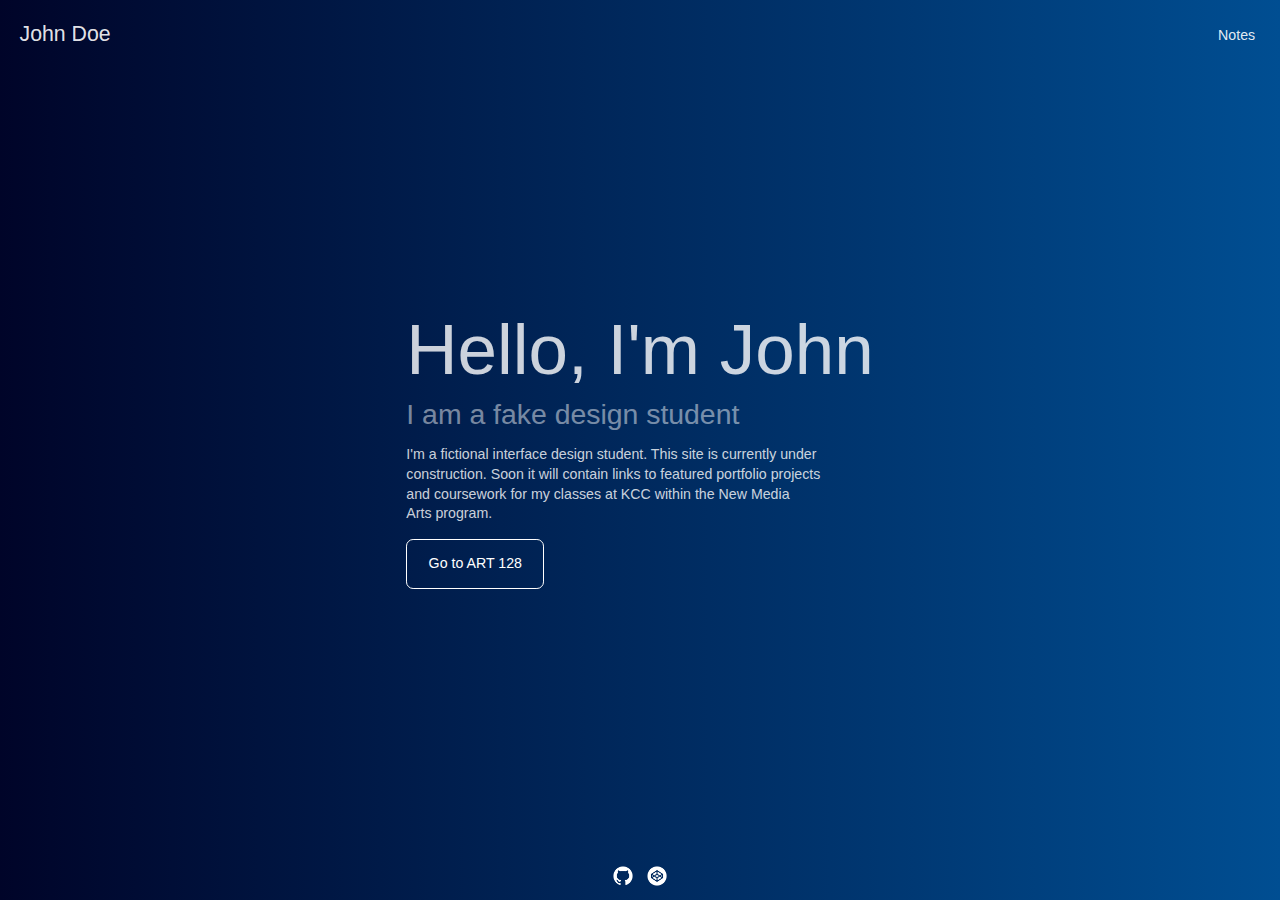
<file: index.html>
<!DOCTYPE html>
<html lang="en">

<head>
  <meta charset="utf-8" />
  <title>John Doe</title>
  <meta name="description" content="My NMA CLass Web Site." />

  <!-- VIEWPORT FOR MOBILE -->
  <meta name="viewport" content="width=device-width, initial-scale=1" />

  <!-- FOR IE -->
  <meta http-equiv="X-UA-Compatible" content="ie=edge">

  <!-- MAIN CSS FILE -->
  <link href="css/style.css" rel="stylesheet" type="text/css" />
</head>

<body>
  <header class="site-header">
    <div class="site-id">
      <h1><a href="index.html">
          <!-- <img src="../img/johndoe-logo-white.png" alt="John Doe" width="40" height="40" /> -->
          John Doe
        </a></h1>
    </div>
    <nav class="site-nav">
      <ul>
        <!-- <li><a href="classes/index.html">Classes</a></li> -->
        <li><a href="notes/index.html">Notes</a></li>
      </ul>
  </header>

  <main class="site-main center-wrapper">
    <section class="hero">
      <h2 class="headline">Hello, I'm John</h2>
      <h3 class="subheadline">I am a fake design student</h3>
      <p>
        I'm a fictional interface design student. This site is currently under construction. Soon it will contain links
        to featured portfolio projects and coursework for my classes at KCC within the New Media Arts&nbsp;program.
      </p>
      <a class="button light" href="art128/index.html">Go to ART 128</a>
    </section>
  </main>

  <footer class="site-footer">
    <nav>
      <ul class="social-nav">
        <li>
          <a href="https://github.com/johndoenma">
            <img src="img/github-logo-white.png" alt="Github" width="20" height="20" />
            <span class="hide-visually">Github</span>
          </a>
        </li>
        <li><a href="https://codepen.io/johndoenma">
            <img src="img/codepen-logo-white.png" alt="Codepen" width="20" height="20" />
            <span class="hide-visually">Codepen</span>
          </a>
        </li>
      </ul>
    </nav>
  </footer>

</body>

</html>
</file>
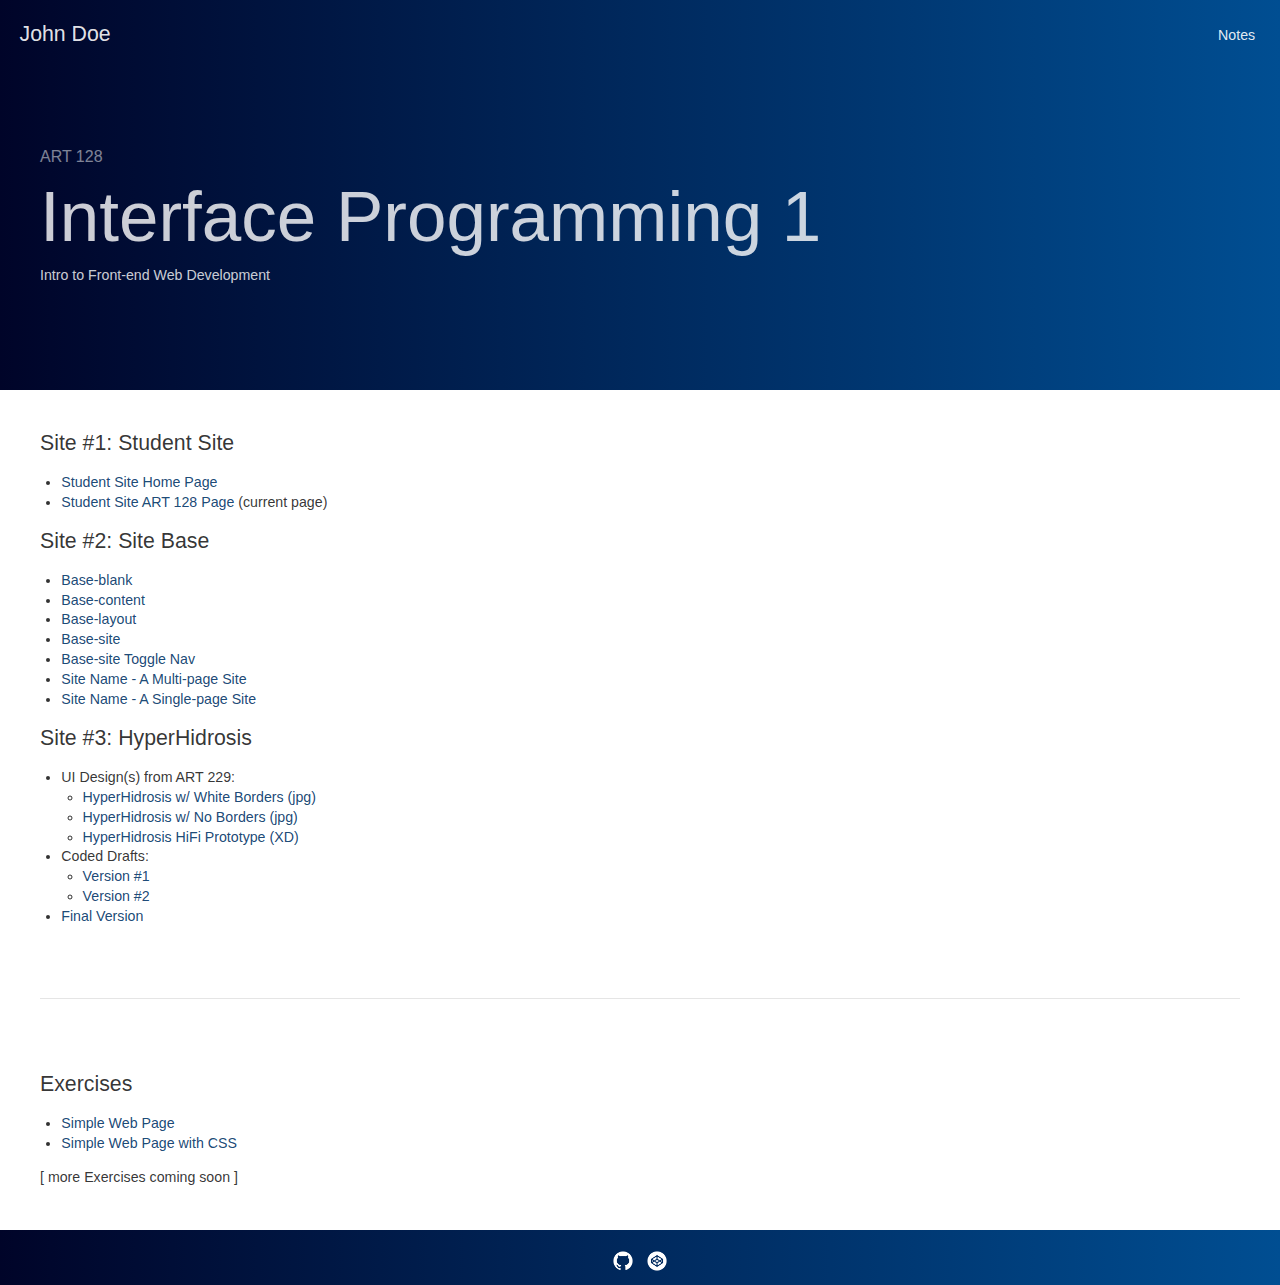
<file: art128/index.html>
<!DOCTYPE html>
<html lang="en">

<head>
  <meta charset="utf-8" />
  <title>John Doe | ART 128</title>
  <meta name="description" content="My NMA CLass Web Site." />

  <!-- VIEWPORT FOR MOBILE -->
  <meta name="viewport" content="width=device-width, initial-scale=1" />

  <!-- FOR IE -->
  <meta http-equiv="X-UA-Compatible" content="ie=edge">

  <!-- MAIN CSS FILE -->
  <link href="../css/style.css" rel="stylesheet" type="text/css" />
</head>

<body>
  <header class="site-header">
    <div class="site-id">
      <h1><a href="../index.html">John
          Doe</a></h1>
    </div>
    <nav class="site-nav">
      <ul>
        <li><a href="../notes/index.html">Notes</a></li>
      </ul>
    </nav>
  </header>

  <section class="hero">
    <div class="container">
      <h1 class="headline">
        <span class="running-head">ART 128 </span>Interface Programming&nbsp;1
      </h1>
      <p>Intro to Front-end Web&nbsp;Development</p>
    </div>
  </section>

  <main class="site-main light">

    <section>
      <div class="container">


        <h2>Site #1: Student Site</h2>
        <ul>
          <li><a href="../index.html">Student Site Home Page</a></li>
          <li><a href="#">Student Site ART 128 Page</a> (current page)</li>
        </ul>


        <h2>Site #2: Site Base</h2>
        <ul>
          <li><a href="base-blank/index.html">Base-blank</a></li>
          <li><a href="base-content/index.html">Base-content</a></li>
          <li><a href="base-layout/index.html">Base-layout</a></li>
          <li><a href="base-site/index.html">Base-site</a></li>
          <li><a href="base-site-togglenav/index.html">Base-site Toggle Nav</a></li>
          <li><a href="sitename-multipage/">Site Name - A Multi-page Site</a></li>
          <li><a href="sitename-singlepage/">Site Name - A Single-page Site</a></li>
        </ul>


        <h2>Site #3: HyperHidrosis</h2>
        <ul>
          <li>UI Design(s) from ART 229:
            <ul>
              <li><a href="ART229-final-ui1.jpg">HyperHidrosis w/ White Borders (jpg)</a></li>
              <li><a href="ART229-final-ui2.jpg">HyperHidrosis w/ No Borders (jpg)</a></li>
              <li><a href="https://xd.adobe.com/view/2e03d48f-bca7-49eb-63c3-27435bf8c062-5832/">HyperHidrosis HiFi
                  Prototype
                  (XD)</a></li>
            </ul>
          </li>
          <li>Coded Drafts:
            <ul>
              <li><a href="final-v1/index.html">Version #1</a></li>
              <li><a href="final-v2/index.html">Version #2</a></li>
            </ul>
          </li>
          <li><a href="final/index.html">Final Version</a></li>
        </ul>

        <hr />

        <h2>Exercises</h2>
        <ul>
          <li><a href="simplewebpage.html">Simple Web Page</a></li>
          <li><a href="simplewebpagewithcss/index.html">Simple Web Page with CSS</a></li>
        </ul>

        <p>[ more Exercises coming soon ]</p>

      </div>
    </section>

  </main>
  <footer class="site-footer">
    <nav>
      <ul class="social-nav">
        <li>
          <a href="https://github.com/johndoenma">
            <img src="../img/github-logo-white.png" alt="Github" width="20" height="20" />
            <span class="hide-visually">Github</span>
          </a>
        </li>
        <li><a href="https://codepen.io/johndoenma">
            <img src="../img/codepen-logo-white.png" alt="Codepen" width="20" height="20" />
            <span class="hide-visually">Codepen</span>
          </a>
        </li>
      </ul>
    </nav>
  </footer>
</body>

</html>
</file>
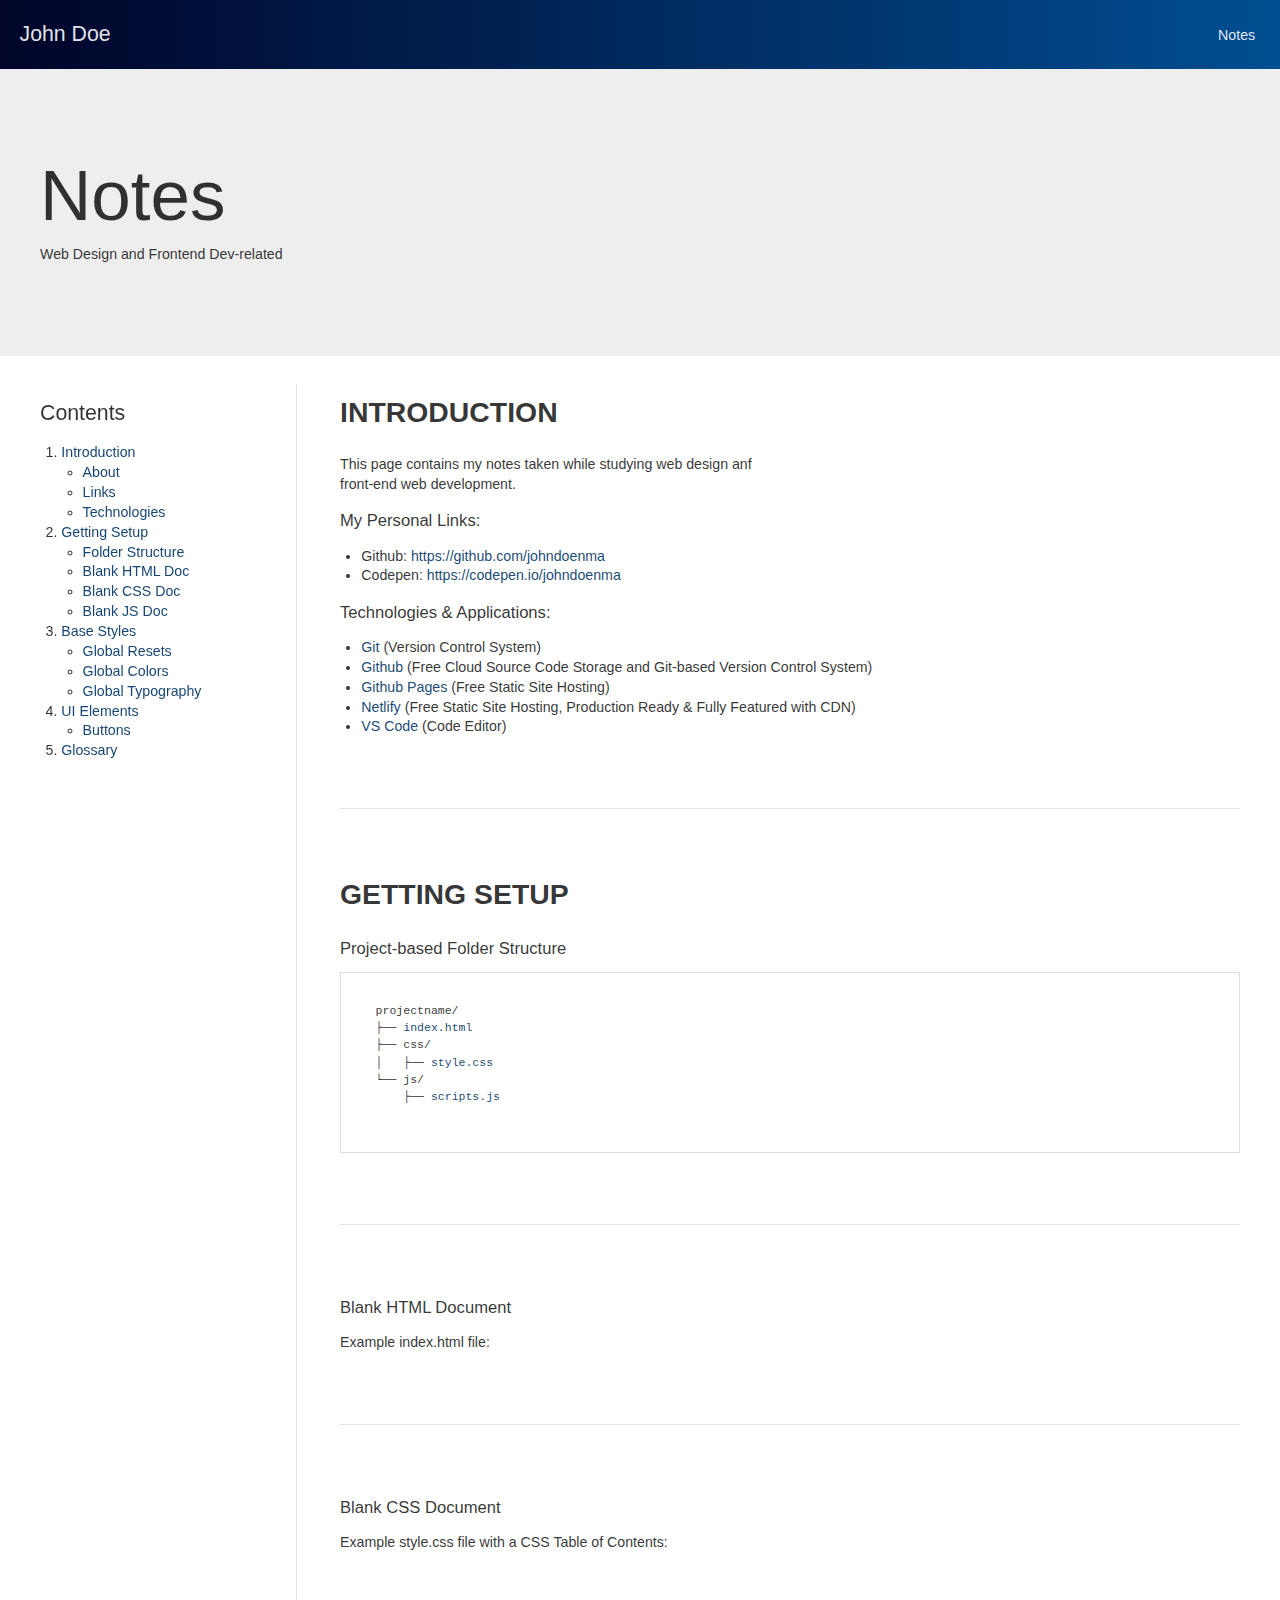
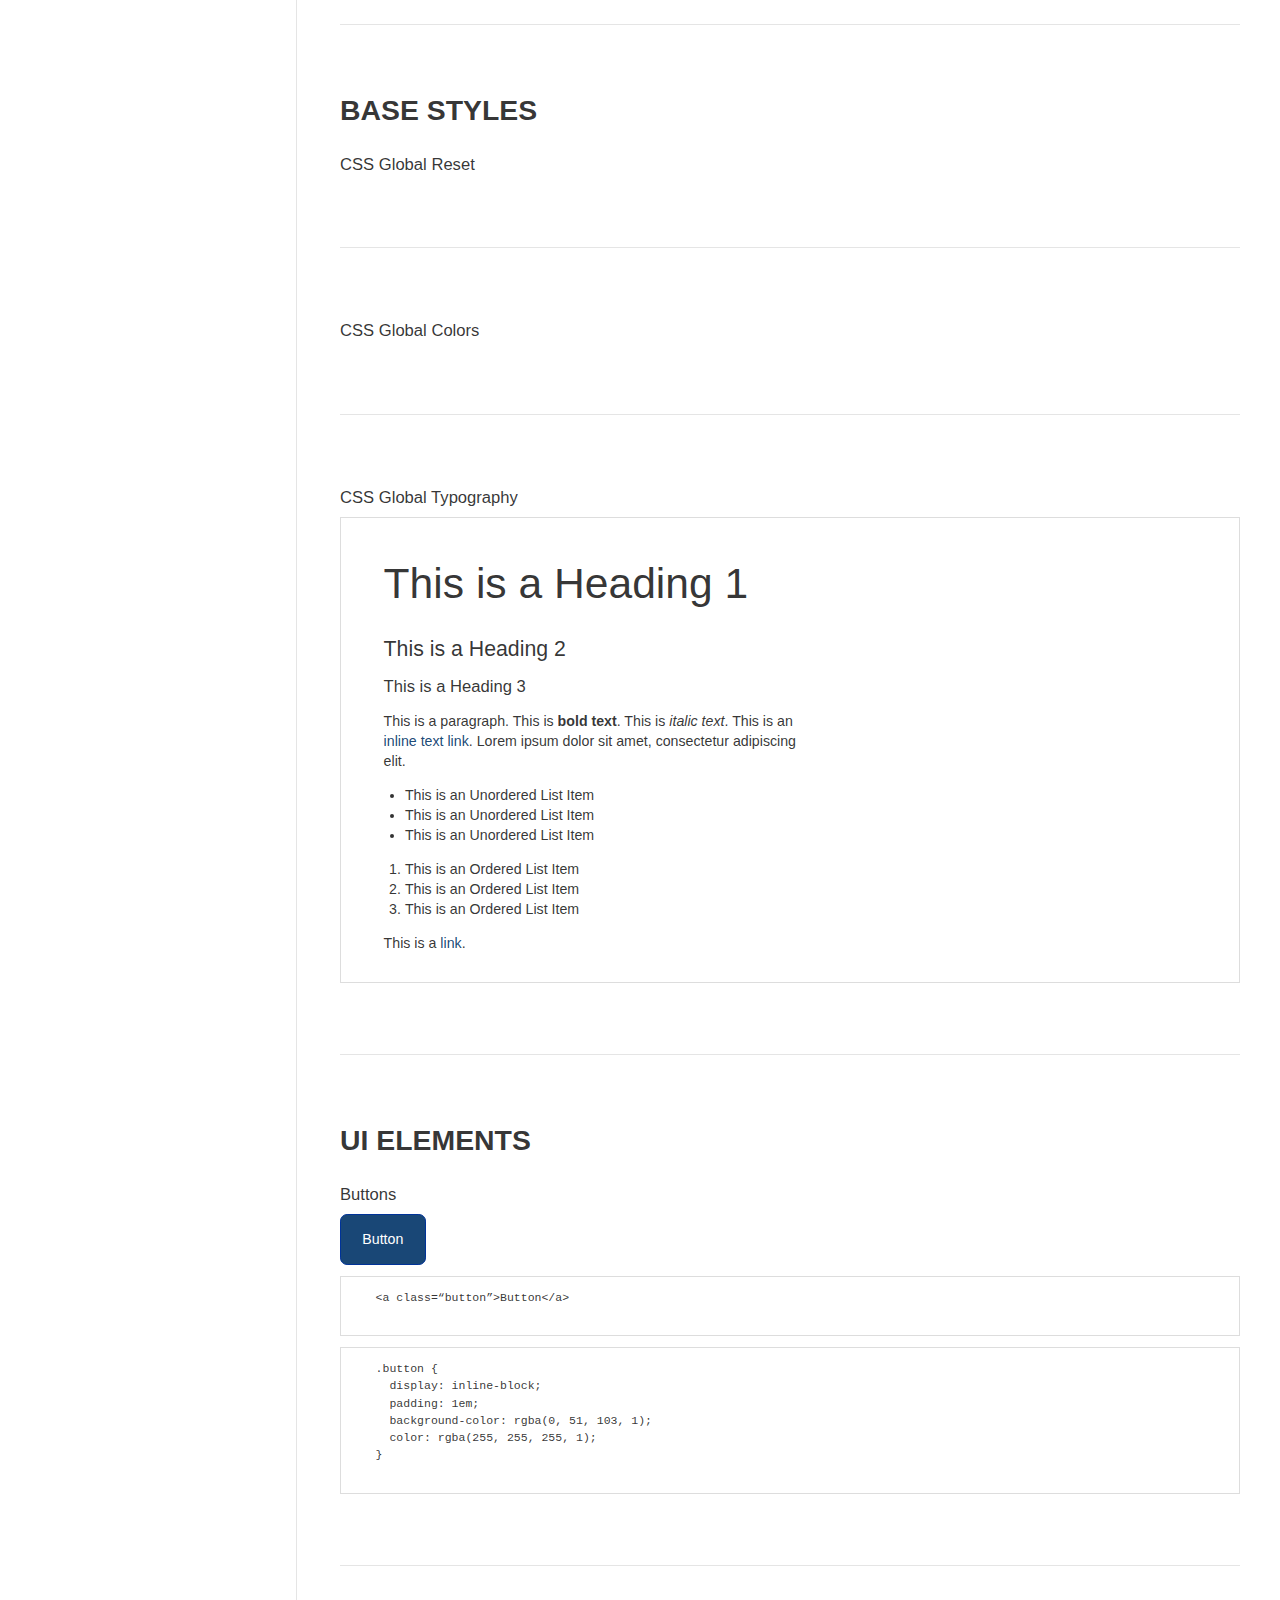
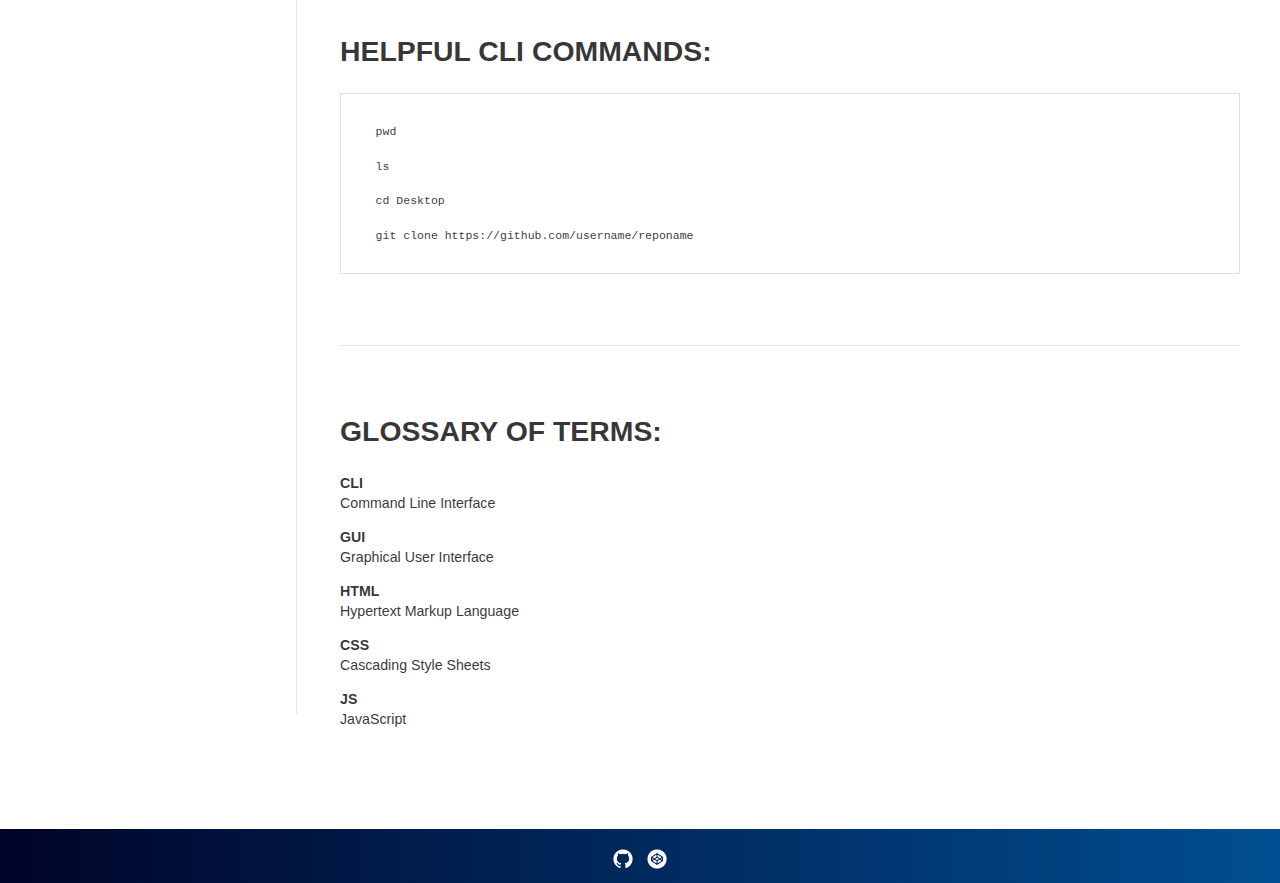
<file: notes/index.html>
<!DOCTYPE html>
<html lang="en">

<head>
  <meta charset="utf-8" />
  <title>John Doe | Notes</title>
  <meta name="description" content="My NMA CLass Web Site." />

  <!-- VIEWPORT FOR MOBILE -->
  <meta name="viewport" content="width=device-width, initial-scale=1" />

  <!-- FOR IE -->
  <meta http-equiv="X-UA-Compatible" content="ie=edge">

  <!-- MAIN CSS FILE -->
  <link href="../css/style.css" rel="stylesheet" type="text/css" />
</head>

<body>
  <header class="site-header">
    <div class="site-id">
      <h1><a href="../index.html">John Doe</a></h1>
    </div>
    <nav class="site-nav">
      <ul>
        <li><a href="../notes/index.html">Notes</a></li>
      </ul>
    </nav>
  </header>

  <main class="site-main light">


    <section class="hero">
      <div class="container">
        <h1 class="headline">Notes</h1>
        <p>Web Design and Frontend Dev-related</p>
      </div>
    </section>

    <section>
      <div class="container two-col-sidebar">
        <aside>
          <div class="stick-to-top">
            <h2>Contents</h2>
            <ol>
              <li>
                <a href="#intro">Introduction</a>
                <ul>
                  <li><a href="#about">About</a></li>
                  <li><a href="#links">Links</a></li>
                  <li><a href="#tech">Technologies</a></li>
                </ul>
              </li>
              <li>
                <a href="#setup">Getting Setup</a>
                <ul>
                  <li><a href="#folders">Folder Structure</a></li>
                  <li><a href="#html">Blank HTML Doc</a></li>
                  <li><a href="#css">Blank CSS Doc</a></li>
                  <li><a href="#js">Blank JS Doc</a></li>
                </ul>
              </li>
              <li>
                <a href="#base-styles">Base Styles</a>
                <ul>
                  <li><a href="#global-resets">Global Resets</a></li>
                  <li><a href="#global-colors">Global Colors</a></li>
                  <li><a href="#global-typography">Global Typography</a></li>
                </ul>
              </li>
              <li>
                <a href="#ui-elements">UI Elements</a>
                <ul>
                  <li><a href="#buttons">Buttons</a></li>
                </ul>
              </li>

              <li><a href="#glossary">Glossary</a></li>
            </ol>
          </div>
        </aside>

        <div class="primary">

          <h2 id="intro" class="sectionhead">Introduction</h2>
          <p id="about">
            This page contains my notes taken while studying web design anf front-end web
            development.
          </p>

          <h3 id="links">My Personal Links:</h3>
          <ul>
            <li>
              Github:
              <a href="https://github.com/johndoenma">https://github.com/johndoenma</a>
            </li>
            <li>
              Codepen:
              <a href="https://codepen.io/johndoenma">https://codepen.io/johndoenma</a>
            </li>
          </ul>

          <h3 id="tech">Technologies &amp; Applications:</h3>
          <ul>
            <li><a href="#">Git</a> (Version Control System)</li>
            <li><a href="#">Github</a> (Free Cloud Source Code Storage and Git-based Version Control System)</li>
            <li><a href="#">Github Pages</a> (Free Static Site Hosting)</li>
            <li><a href="#">Netlify</a> (Free Static Site Hosting, Production Ready &amp; Fully Featured with CDN)</li>
            <li><a href="#">VS Code</a> (Code Editor)</li>
          </ul>

          <hr />

          <h2 id="setup" class="sectionhead">Getting Setup</h2>

          <h3 id="folders">Project-based Folder Structure</h3>
          <pre><code>
projectname/
├── <a href="https://gist.github.com/johndoenma/696e1b3bc6e5b9d001e1129cd5c8b118">index.html</a>
├── css/
│   ├── <a href="https://gist.github.com/kccnma/3cce7281cfe835b687fedfe80c099c12">style.css</a>
└── js/
    ├── <a href="#">scripts.js</a>
                
            </code></pre>

          <hr />

          <h3 id="html">Blank HTML Document</h3>
          <p>Example index.html file:</p>
          <script src="https://gist.github.com/johndoenma/696e1b3bc6e5b9d001e1129cd5c8b118.js"></script>


          <hr />

          <h3 id="css">Blank CSS Document</h3>
          <p>Example style.css file with a CSS Table of Contents:</p>
          <script src="https://gist.github.com/johndoenma/5abb1b0fb4eb4a8a0f864266ebaa1fe4.js"></script>


          <hr />


          <h2 id="base-styles" class="sectionhead">Base Styles</h2>



          <h3 id="global-reset">CSS Global Reset</h3>
          <script src="https://gist.github.com/johndoenma/5ef7eb0b89ca05fe451f3fa2950da32e.js"></script>


          <hr />

          <h3 id="global-colors">CSS Global Colors</h3>

          <script src="https://gist.github.com/johndoenma/363ad9d4af5e678b9776cafa8a16d643.js"></script>


          <hr />


          <h3 id="global-typography">CSS Global Typography</h3>

          <div class="markup-box">

            <h1>This is a Heading 1</h1>
            <h2>This is a Heading 2</h2>
            <h3>This is a Heading 3</h3>

            <p>This is a paragraph. This is <strong>bold text</strong>. This is <em>italic text</em>. This is an <a
                href="#">inline text link</a>. Lorem ipsum dolor sit amet, consectetur adipiscing elit.</p>

            <ul>
              <li>This is an Unordered List Item</li>
              <li>This is an Unordered List Item</li>
              <li>This is an Unordered List Item</li>
            </ul>

            <ol>
              <li>This is an Ordered List Item</li>
              <li>This is an Ordered List Item</li>
              <li>This is an Ordered List Item</li>
            </ol>

            <p>This is a <a href="#">link</a>.</p>

          </div>

          <script src="https://gist.github.com/johndoenma/5b875c1db2658e181587e8be6394fbea.js"></script>

          <script src="https://gist.github.com/johndoenma/5045d389a3c941a2f31edb66c116a1a7.js"></script>


          <hr />


          <h2 id="ui-elements" class="sectionhead">UI Elements</h2>


          <h3 id="buttons">Buttons</h3>

          <a class="button" href="#">Button</a>

          <pre><code>&lt;a class=&ldquo;button&rdquo;&gt;Button&lt;/a&gt;
          </code></pre>

          <pre><code>.button {
  display: inline-block;
  padding: 1em;
  background-color: rgba(0, 51, 103, 1);
  color: rgba(255, 255, 255, 1);
}
          </code></pre>

          <hr />




          <h2 id="glossary" class="sectionhead">Helpful CLI Commands:</h2>


          <pre><code>
pwd 

ls 

cd Desktop

git clone https://github.com/username/reponame
                    </code></pre>


          <hr />

          <h2 id="glossary" class="sectionhead">Glossary of Terms:</h2>
          <dl>
            <dt>CLI</dt>
            <dd>Command Line Interface</dd>
            <dt>GUI</dt>
            <dd>Graphical User Interface</dd>
            <dt>HTML</dt>
            <dd>Hypertext Markup Language</dd>
            <dt>CSS</dt>
            <dd>Cascading Style Sheets</dd>
            <dt>JS</dt>
            <dd>JavaScript</dd>
          </dl>



        </div>
      </div>

      <section>
  </main>
  <footer class="site-footer">
    <nav>
      <ul class="social-nav">
        <li>
          <a href="https://github.com/johndoenma">
            <img src="../img/github-logo-white.png" alt="Github" width="20" height="20" />
            <span class="hide-visually">Github </span>
          </a>
        </li>
        <li><a href="https://codepen.io/johndoenma">
            <img src="../img/codepen-logo-white.png" alt="Codepen" width="20" height="20" />
            <span class="hide-visually">Codepen </span>
          </a>
        </li>
      </ul>
    </nav>
  </footer>
</body>

</html>
</file>
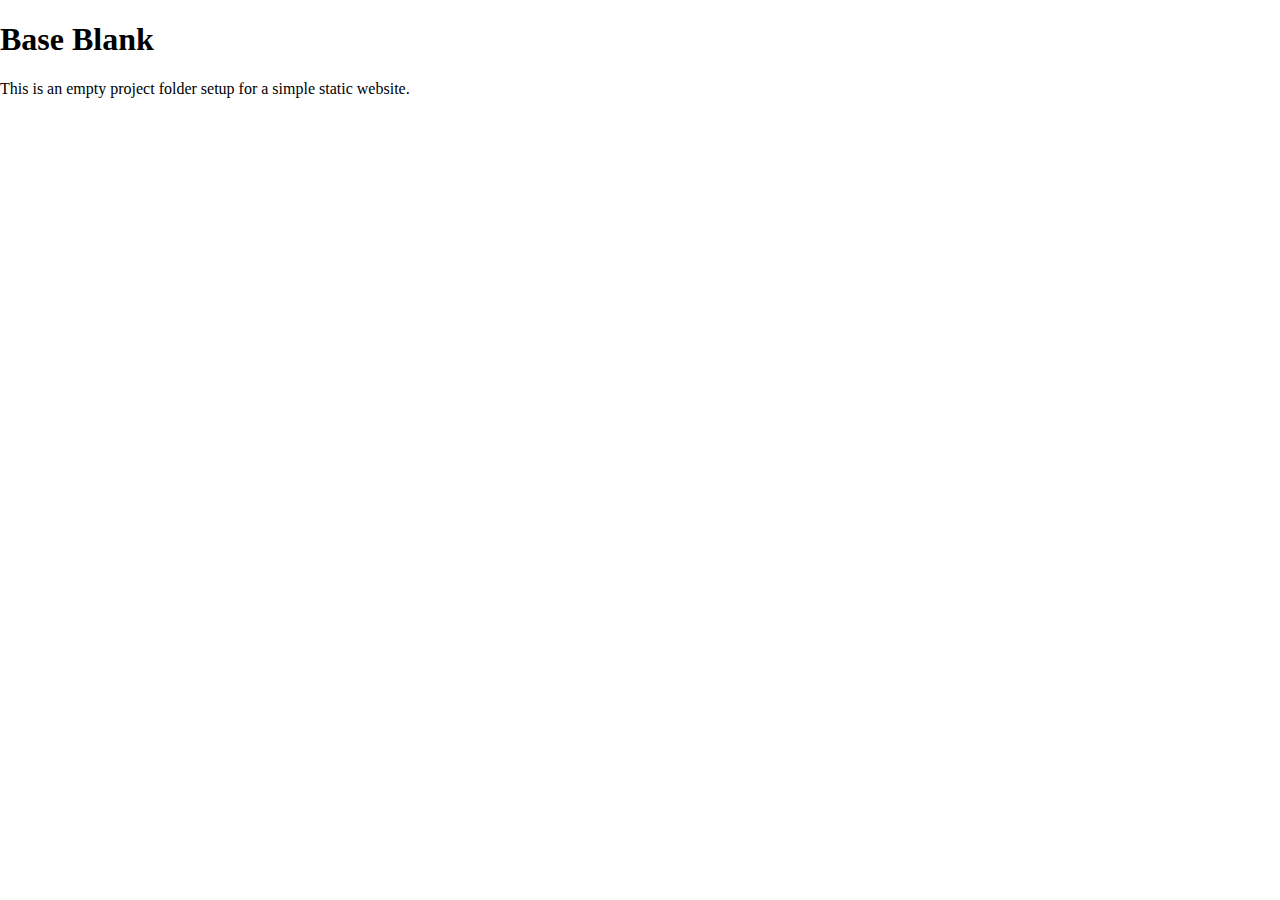
<file: art128/base-blank/index.html>
<!doctype html>
<html lang="en">
<head>
    <meta charset="ut-8" />
    <title>Site Base | Base Blank</title>
    <meta name="description" content="This is a Starter HTML, CSS, and JS Boilerplate/Framework." />

    <!-- FOR SMALL SCREENS -->
    <meta name="viewport" content="width=device-width, initial-scale=1.0" />

    <!-- FOR IE/EDGE -->
    <meta http-equiv="X-UA-Compatible" content="ie=edge" />

    <!-- MAIN CSS STYLES -->
    <link href="css/style.css" rel="stylesheet" type="text/css" />


</head>
<body>

<h1>Base Blank</h1>
<p>This is an empty project folder setup for a simple static website.</p>

<!-- MAIN JS FILE -->
<script src="js/script.js"></script>

</body>
</html>
</file>
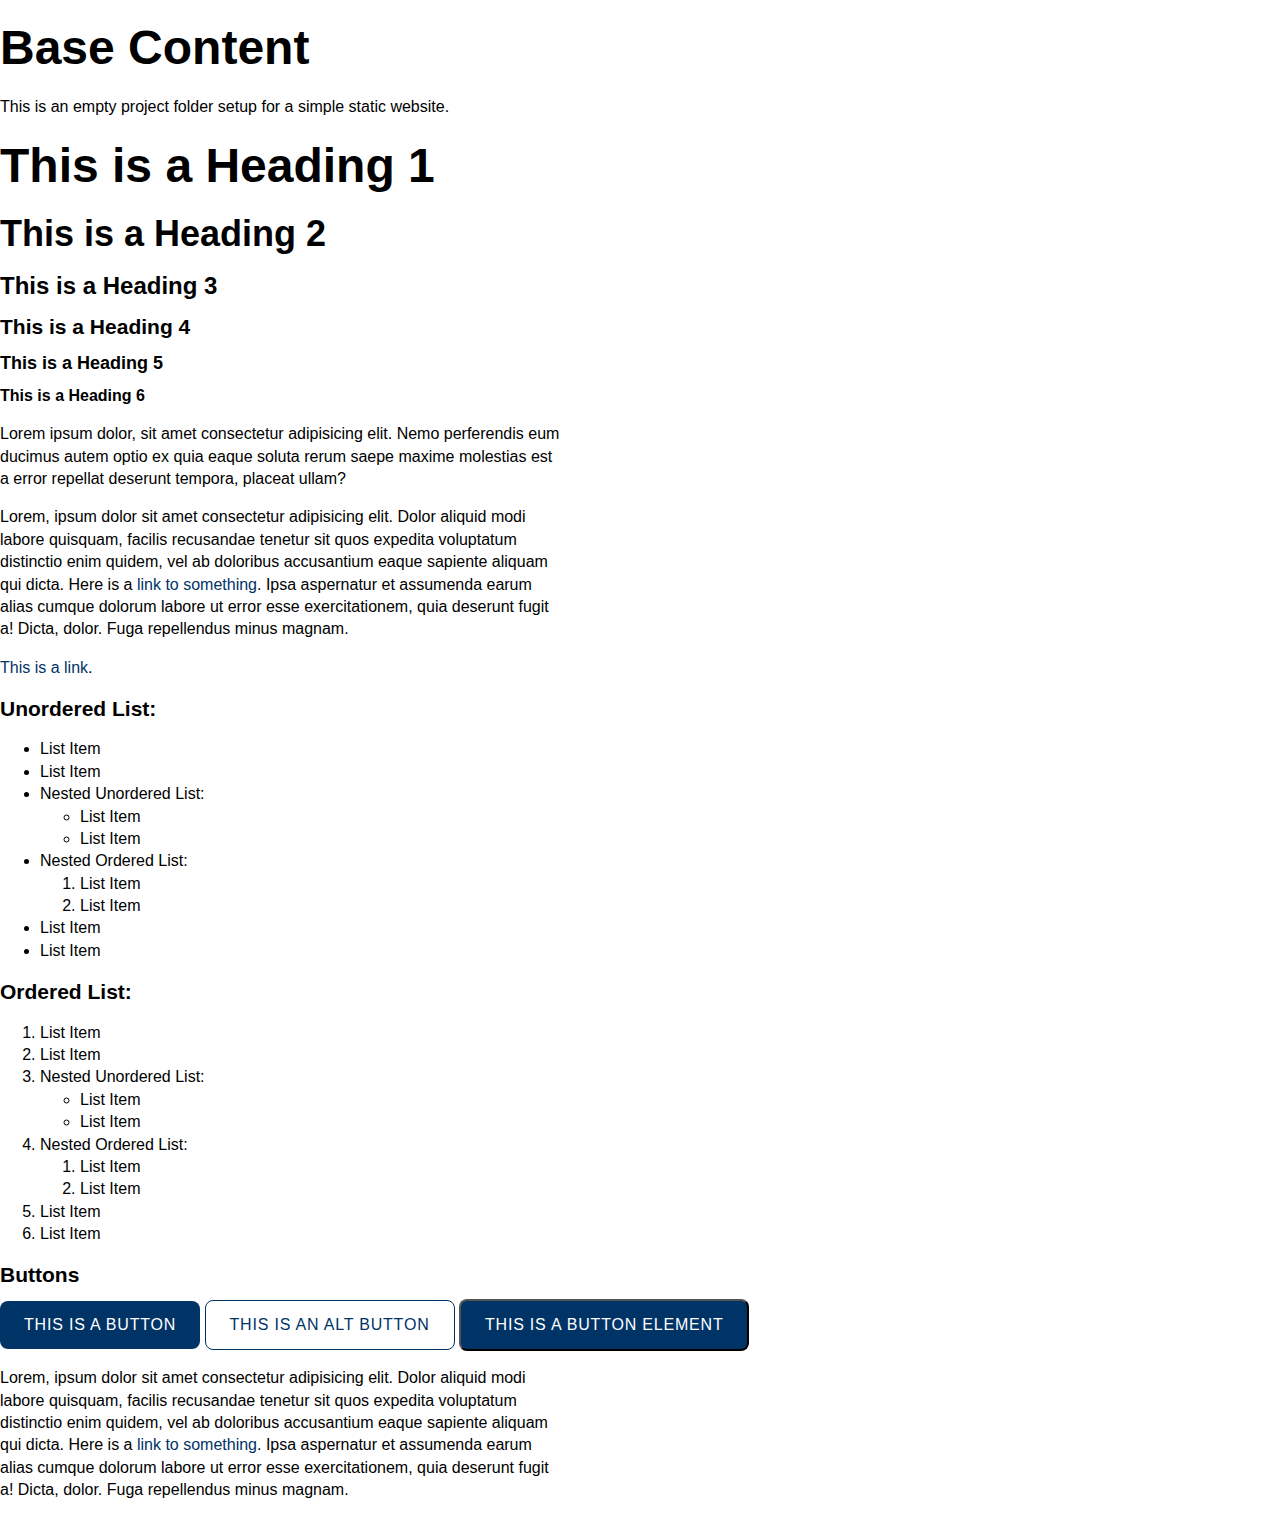
<file: art128/base-content/index.html>
<!doctype html>
<html lang="en">
<head>
    <meta charset="ut-8" />
    <title>Site Base | Base Content</title>
    <meta name="description" content="This is a Starter HTML, CSS, and JS Boilerplate/Framework." />

    <!-- FOR SMALL SCREENS -->
    <meta name="viewport" content="width=device-width, initial-scale=1.0" />

    <!-- FOR IE/EDGE -->
    <meta http-equiv="X-UA-Compatible" content="ie=edge" />

    <!-- MAIN CSS STYLES -->
    <link href="css/style.css" rel="stylesheet" type="text/css" />


</head>
<body>
    
    <h1>Base Content</h1>
    <p>This is an empty project folder setup for a simple static website.</p>
    
    <h1>This is a Heading 1</h1>
    <h2>This is a Heading 2</h2>
    <h3>This is a Heading 3</h3>
    <h4>This is a Heading 4</h4>
    <h5>This is a Heading 5</h5>
    <h6>This is a Heading 6</h6>

    <p>Lorem ipsum dolor, sit amet consectetur adipisicing elit. Nemo perferendis eum ducimus autem optio ex quia eaque soluta rerum saepe maxime molestias est a error repellat deserunt tempora, placeat&nbsp;ullam?</p>
    
    <p>Lorem, ipsum dolor sit amet consectetur adipisicing elit. Dolor aliquid modi labore quisquam, facilis recusandae tenetur sit quos expedita voluptatum distinctio enim quidem, vel ab doloribus accusantium eaque sapiente aliquam qui dicta. Here is a <a href="#">link to something</a>. Ipsa aspernatur et assumenda earum alias cumque dolorum labore ut error esse exercitationem, quia deserunt fugit a! Dicta, dolor. Fuga repellendus minus&nbsp;magnam.</p>

    <p><a href="#">This is a link</a>.</p>

    <h4>Unordered List:</h4>
    <ul>
        <li>List Item</li>
        <li>List Item</li>
        <li>
        Nested Unordered List:
        <ul>
            <li>List Item</li>
            <li>List Item</li>
        </ul>
        </li>
        <li>
        Nested Ordered List:
        <ol>
            <li>List Item</li>
            <li>List Item</li>
        </ol>
        </li>
        <li>List Item</li>
        <li>List Item</li>
    </ul>

    <h4>Ordered List:</h4>
    <ol>
        <li>List Item</li>
        <li>List Item</li>
        <li>
        Nested Unordered List:
        <ul>
            <li>List Item</li>
            <li>List Item</li>
        </ul>
        </li>
        <li>
        Nested Ordered List:
        <ol>
            <li>List Item</li>
            <li>List Item</li>
        </ol>
        </li>
        <li>List Item</li>
        <li>List Item</li>
    </ol>

    <h4>Buttons</h4>

    <a href="#" class="button">This is a Button</a>
    <a href="#" class="button alt">This is an Alt Button</a>
    <button>This is a Button element</button>
    

    
    <p>Lorem, ipsum dolor sit amet consectetur adipisicing elit. Dolor aliquid modi labore quisquam, facilis recusandae tenetur sit quos expedita voluptatum distinctio enim quidem, vel ab doloribus accusantium eaque sapiente aliquam qui dicta. Here is a <a href="#">link to something</a>. Ipsa aspernatur et assumenda earum alias cumque dolorum labore ut error esse exercitationem, quia deserunt fugit a! Dicta, dolor. Fuga repellendus minus&nbsp;magnam.</p>

    <!-- MAIN JS FILE -->
<script src="js/script.js"></script>

</body>
</html>
</file>
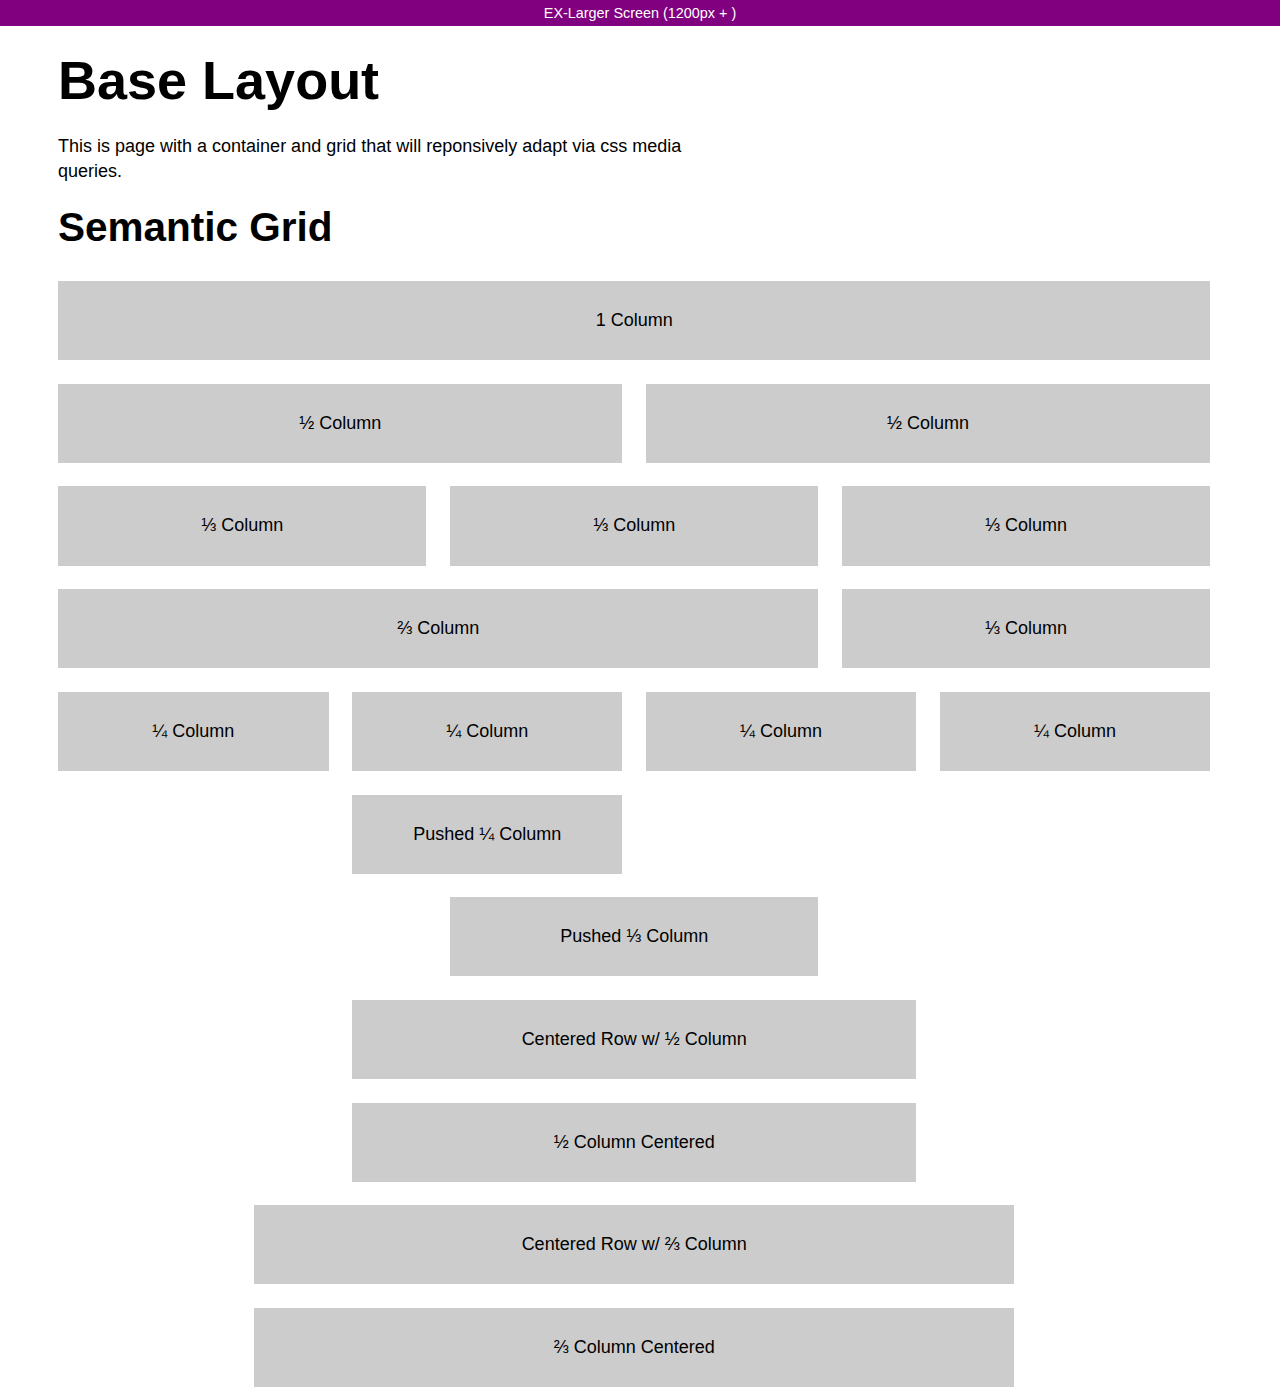
<file: art128/base-layout/index.html>
<!doctype html>
<html lang="en">
<head>
    <meta charset="ut-8" />
    <title>Site Base | Base Layout</title>
    <meta name="description" content="This is a Starter HTML, CSS, and JS Boilerplate/Framework." />

    <!-- FOR SMALL SCREENS -->
    <meta name="viewport" content="width=device-width, initial-scale=1.0" />

    <!-- FOR IE/EDGE -->
    <meta http-equiv="X-UA-Compatible" content="ie=edge" />

    <!-- MAIN CSS STYLES -->
    <link href="css/style.css" rel="stylesheet" type="text/css" />


</head>
<body class="demo">
    
<div class="container">
    <h1>Base Layout</h1>
    <p>This is page with a container and grid that will reponsively adapt via css media queries.</p>


    <h2>Semantic Grid</h2>

    <div class="row">
        <div class="column one-whole">
            <p>1 Column</p>
        </div>
    </div>

    <div class="row">
        <div class="column one-half">
            <p>&frac12; Column</p>
        </div>
        <div class="column one-half">
            <p>&frac12; Column</p>
        </div>
    </div>

    <div class="row">
        <div class="column one-third">
            <p>&frac13; Column</p>
        </div>
        <div class="column one-third">
            <p>&frac13; Column </p>
        </div>
        <div class="column one-third">
            <p>&frac13; Column</p>
        </div>
    </div>

    <div class="row">
        <div class="column two-thirds">
            <p>&frac23; Column</p>
        </div>
        <div class="column one-third">
            <p>&frac13; Column </p>
        </div>
    </div>

    <div class="row">
        <div class="column one-fourth">
            <p>&frac14; Column</p>
        </div>
        <div class="column one-fourth">
            <p>&frac14; Column</p>
        </div>
        <div class="column one-fourth">
            <p>&frac14; Column</p>
        </div>
        <div class="column one-fourth">
            <p>&frac14; Column</p>
        </div>
    </div>

    <div class="row">
        <div class="column one-fourth push-one-fourth">
            <p>Pushed &frac14; Column</p>
        </div>
    </div>

    <div class="row">
        <div class="column one-third push-one-third">
            <p>Pushed &frac13; Column</p>
        </div>
    </div>


    <div class="row centered">
        <div class="column one-half">
            <p>Centered Row w/ &frac12; Column</p>
        </div>
    </div>


    <div class="row">
        <div class="column one-half centered">
            <p>&frac12; Column Centered</p>
        </div>
    </div>


    <div class="row centered">
        <div class="column two-thirds">
            <p>Centered Row w/ &frac23; Column</p>
        </div>
    </div>


    <div class="row">
        <div class="column two-thirds centered">
            <p>&frac23; Column Centered</p>
        </div>
    </div>

</div>
    
    

    <!-- MAIN JS FILE -->
<script src="js/script.js"></script>

</body>
</html>
</file>
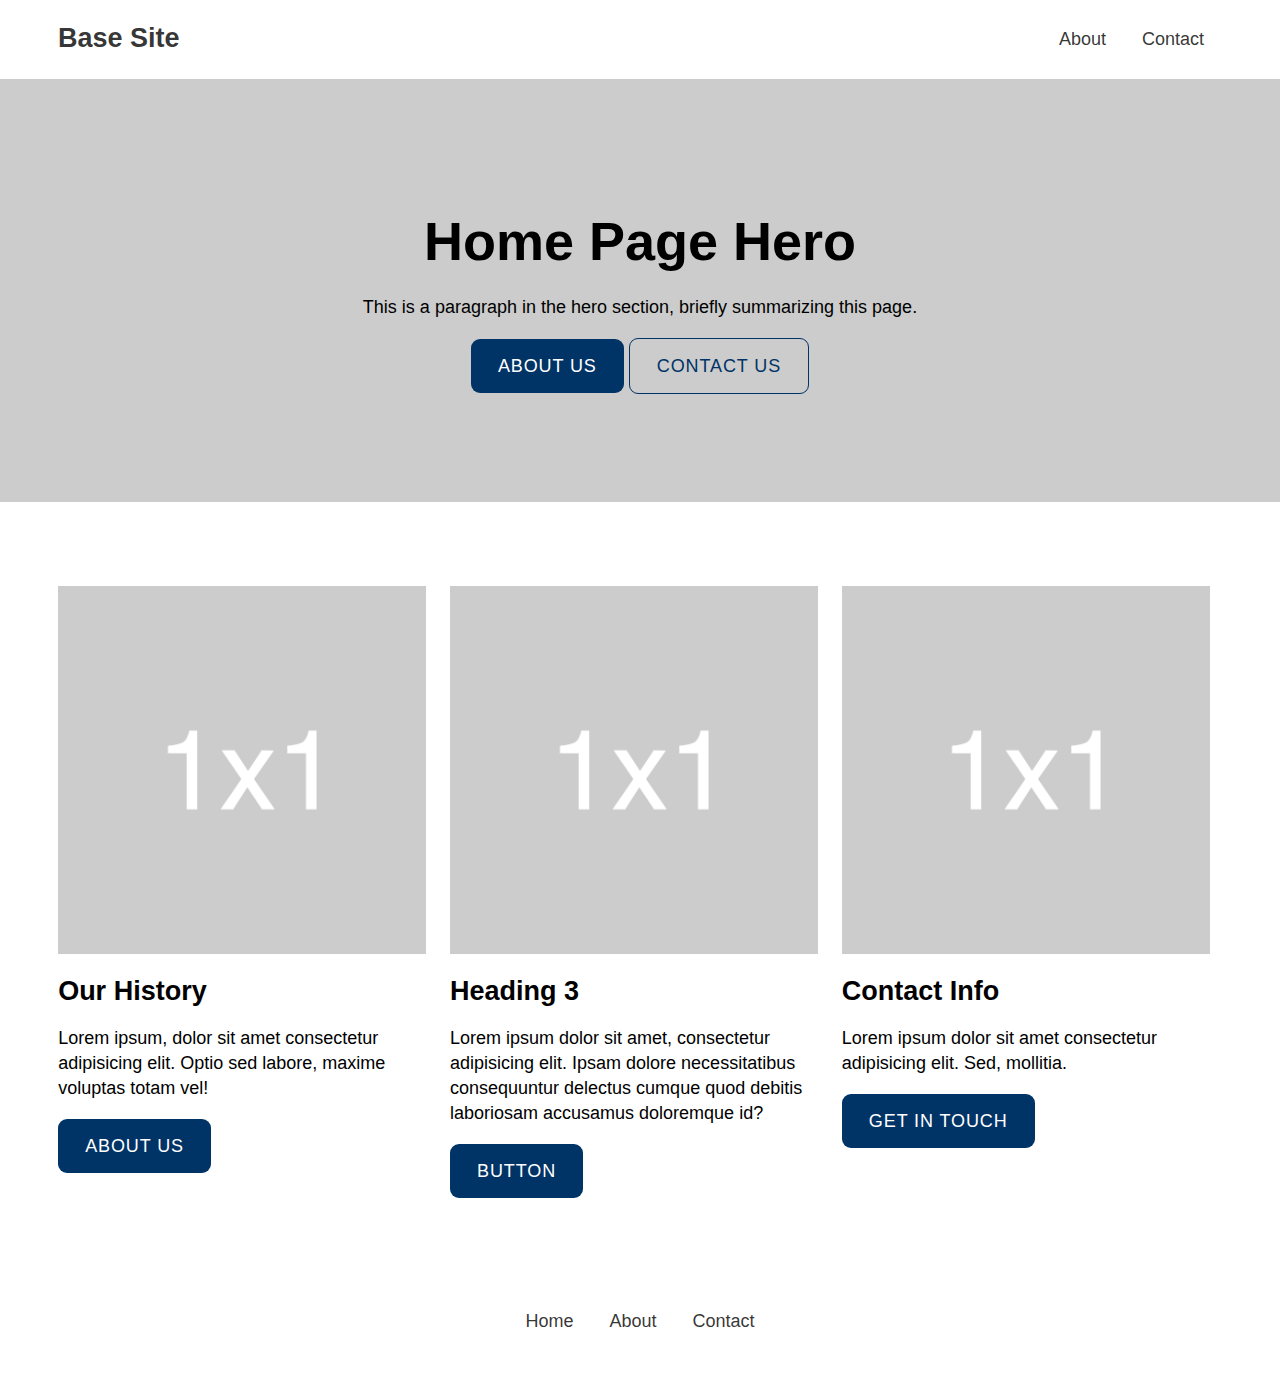
<file: art128/base-site-subpages/index.html>
<!doctype html>
<html lang="en">

<head>
    <meta charset="ut-8" />
    <title>Site Base | Subpages</title>
    <meta name="description" content="This is a Starter HTML, CSS, and JS Boilerplate/Framework." />

    <!-- FOR SMALL SCREENS -->
    <meta name="viewport" content="width=device-width, initial-scale=1.0" />

    <!-- FOR IE/EDGE -->
    <meta http-equiv="X-UA-Compatible" content="ie=edge" />

    <!-- MAIN CSS STYLES -->
    <link href="css/style.css" rel="stylesheet" type="text/css" />


</head>

<body>

    <header class="site-header toggle-nav">
        <div class="container">
            <div class="site-id">
                <h1><a href="index.html">Base Site</a></h1>
            </div>
            <nav class="site-nav">
                <div class="menu-button navicon">Menu</div>
                <ul>
                    <li class="hideonlarge"><a href="index.html">Home</a></li>
                    <li><a href="about.html">About</a></li>
                    <li><a href="contact.html">Contact</a></li>
                </ul>
            </nav>
        </div>
    </header>

    <main class="site-main">
        <section class="hero">
            <h2>Home Page Hero</h2>
            <p>This is a paragraph in the hero section, briefly summarizing this page. </p>
            <a href="about.html" class="button">About Us</a>
            <a href="contact.html" class="button alt"> Contact Us</a>
        </section>
        <section>
            <div class="container">
                <div class="row">
                    <div class="column one-third">
                        <img src="img/placeholder.gif" alt="Placeholder Image">
                        <h3>Our History</h3>
                        <p>Lorem ipsum, dolor sit amet consectetur adipisicing elit. Optio sed labore, maxime voluptas
                            totam vel!</p>
                        <a href="about.html" class="button">About Us</a>
                    </div>
                    <div class="column one-third">
                        <img src="img/placeholder.gif" alt="Placeholder Image">
                        <h3>Heading 3</h3>
                        <p>Lorem ipsum dolor sit amet, consectetur adipisicing elit. Ipsam dolore necessitatibus
                            consequuntur delectus cumque quod debitis laboriosam accusamus doloremque id?</p>
                        <a href="#" class="button">Button</a>
                    </div>
                    <div class="column one-third">
                        <img src="img/placeholder.gif" alt="Placeholder Image">
                        <h3>Contact Info</h3>
                        <p>Lorem ipsum dolor sit amet consectetur adipisicing elit. Sed, mollitia.</p>
                        <a href="contact.html" class="button">Get in Touch</a>
                    </div>
                </div>
            </div>
        </section>
    </main>

    <footer class="site-footer">
        <nav class="site-nav">
            <ul>
                <li><a href="index.html">Home</a></li>
                <li><a href="about.html">About</a></li>
                <li><a href="contact.html">Contact</a></li>
            </ul>
        </nav>
    </footer>



    <!-- MAIN JS FILE -->
    <script src="js/script.js"></script>

</body>

</html>
</file>
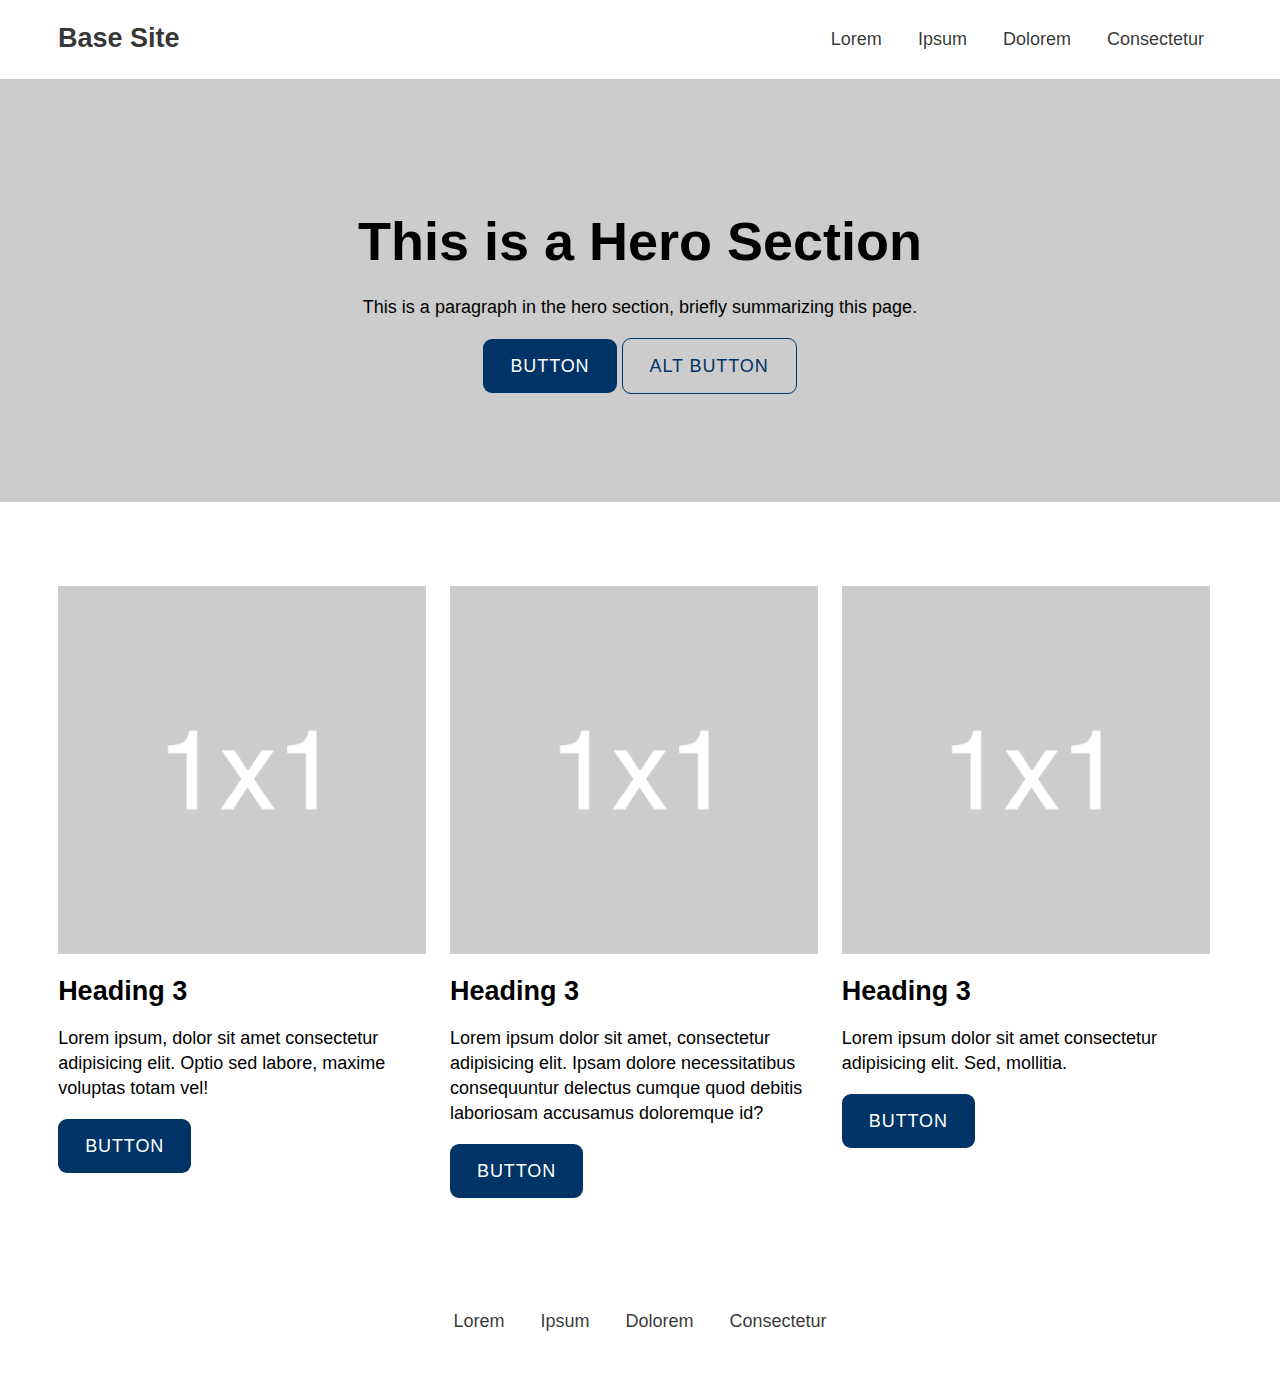
<file: art128/base-site-togglenav/index.html>
<!doctype html>
<html lang="en">
<head>
    <meta charset="ut-8" />
    <title>Site Base | Toggle Nav</title>
    <meta name="description" content="This is a Starter HTML, CSS, and JS Boilerplate/Framework." />

    <!-- FOR SMALL SCREENS -->
    <meta name="viewport" content="width=device-width, initial-scale=1.0" />

    <!-- FOR IE/EDGE -->
    <meta http-equiv="X-UA-Compatible" content="ie=edge" />

    <!-- MAIN CSS STYLES -->
    <link href="css/style.css" rel="stylesheet" type="text/css" />


</head>
<body>

<header class="site-header toggle-nav">
    <div class="container">
        <div class="site-id">
            <h1><a href="index.html">Base Site</a></h1>
        </div>
        <nav class="site-nav">
            <div class="menu-button navicon">Menu</div>
            <ul>
                <li><a href="#">Lorem</a></li>
                <li><a href="#">Ipsum</a></li>
                <li><a href="#">Dolorem</a></li>
                <li><a href="#">Consectetur</a></li>
            </ul>
        </nav>
    </div>
</header>

<main class="site-main">
        <section class="hero">
            <h2>This is a Hero Section</h2>
            <p>This is a paragraph in the hero section, briefly summarizing this page. </p>
            <a href="#" class="button">Button</a>
            <a href="#" class="button alt">Alt Button</a>
        </section>
        <section>
            <div class="container">
                <div class="row">
                    <div class="column one-third">
                        <img src="img/placeholder.gif" alt="Placeholder Image">
                        <h3>Heading 3</h3>
                        <p>Lorem ipsum, dolor sit amet consectetur adipisicing elit. Optio sed labore, maxime voluptas totam vel!</p>
                        <a href="#" class="button">Button</a>
                    </div>
                    <div class="column one-third">
                        <img src="img/placeholder.gif" alt="Placeholder Image">
                        <h3>Heading 3</h3>
                        <p>Lorem ipsum dolor sit amet, consectetur adipisicing elit. Ipsam dolore necessitatibus consequuntur delectus cumque quod debitis laboriosam accusamus doloremque id?</p>
                        <a href="#" class="button">Button</a>
                    </div>
                    <div class="column one-third">
                        <img src="img/placeholder.gif" alt="Placeholder Image">
                        <h3>Heading 3</h3>
                        <p>Lorem ipsum dolor sit amet consectetur adipisicing elit. Sed, mollitia.</p>
                        <a href="#" class="button">Button</a>
                    </div>
                </div>
            </div>
        </section>
</main>

<footer class="site-footer">
    <nav class="site-nav">
        <ul>
            <li><a href="#">Lorem</a></li>
            <li><a href="#">Ipsum</a></li>
            <li><a href="#">Dolorem</a></li>
            <li><a href="#">Consectetur</a></li>
        </ul>
    </nav>
</footer>
    
    

<!-- MAIN JS FILE -->
<script src="js/script.js"></script>

</body>
</html>
</file>
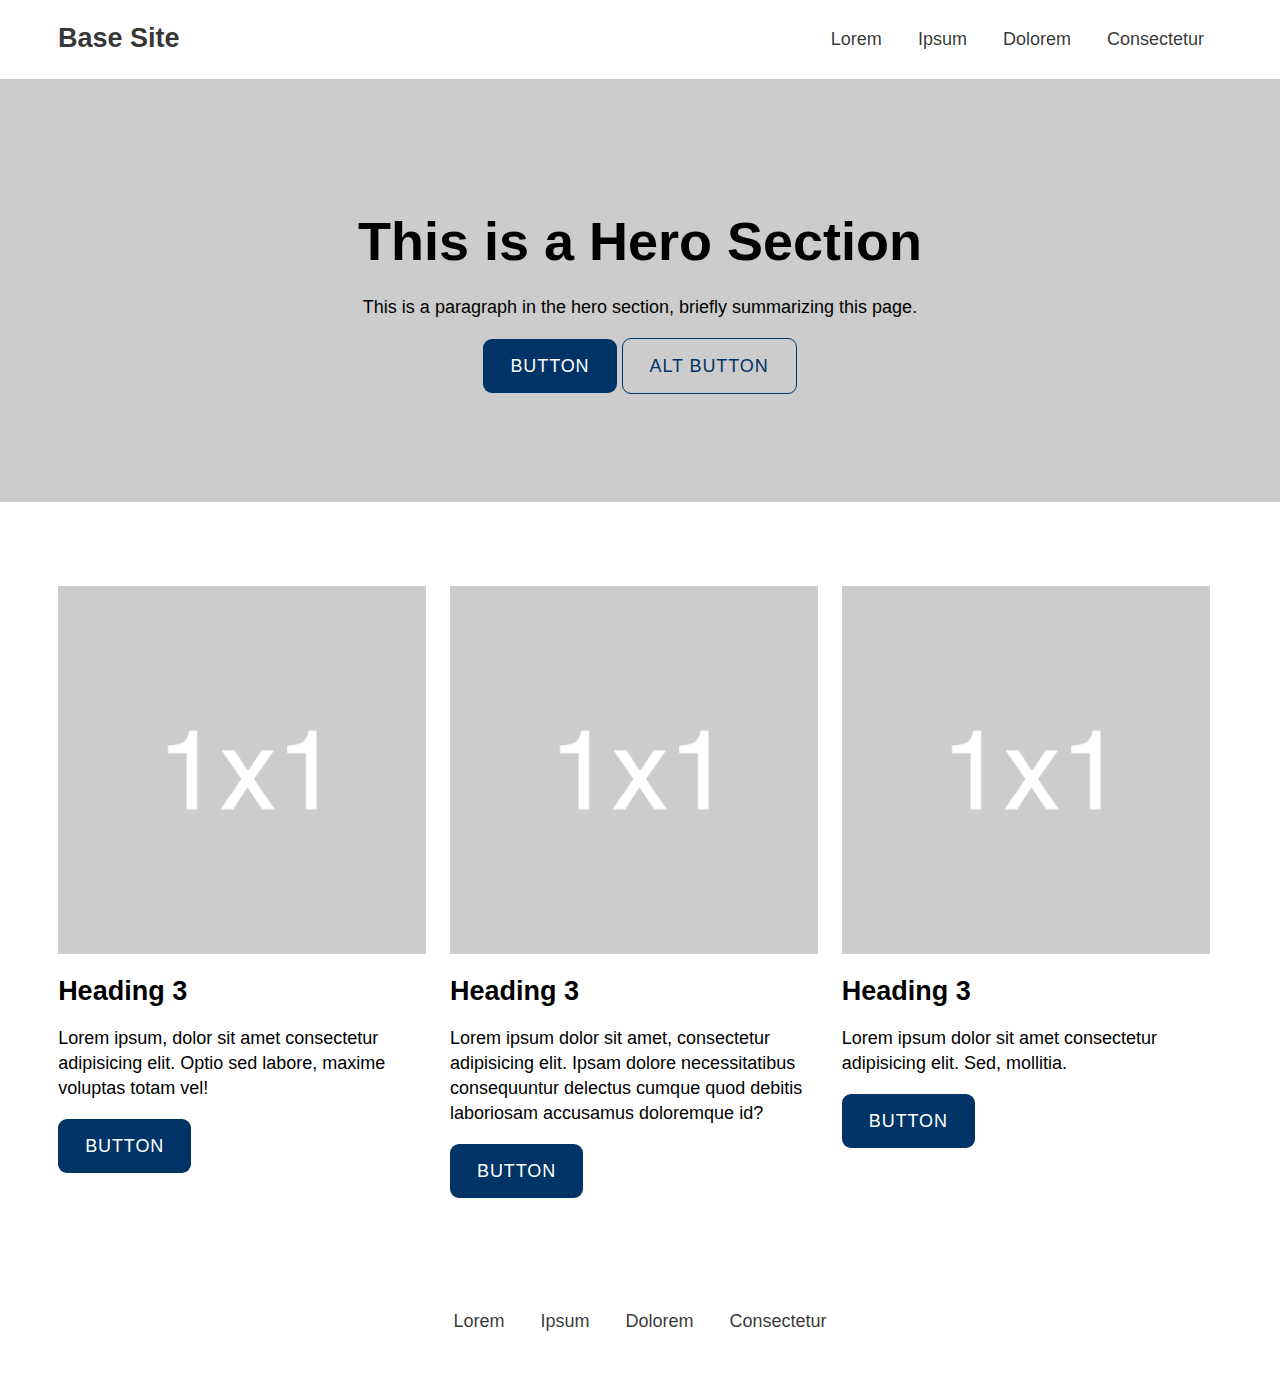
<file: art128/base-site/index.html>
<!doctype html>
<html lang="en">
<head>
    <meta charset="ut-8" />
    <title>Site Base | Base Site</title>
    <meta name="description" content="This is a Starter HTML, CSS, and JS Boilerplate/Framework." />

    <!-- FOR SMALL SCREENS -->
    <meta name="viewport" content="width=device-width, initial-scale=1.0" />

    <!-- FOR IE/EDGE -->
    <meta http-equiv="X-UA-Compatible" content="ie=edge" />

    <!-- MAIN CSS STYLES -->
    <link href="css/style.css" rel="stylesheet" type="text/css" />


</head>
<body>

<header class="site-header">
    <div class="container">
        <div class="site-id">
            <h1><a href="index.html">Base Site</a></h1>
        </div>
        <nav class="site-nav">
            <ul>
                <li><a href="#">Lorem</a></li>
                <li><a href="#">Ipsum</a></li>
                <li><a href="#">Dolorem</a></li>
                <li><a href="#">Consectetur</a></li>
            </ul>
        </nav>
    </div>
</header>

<main class="site-main">
        <section class="hero">
            <h2>This is a Hero Section</h2>
            <p>This is a paragraph in the hero section, briefly summarizing this page. </p>
            <a href="#" class="button">Button</a>
            <a href="#" class="button alt">Alt Button</a>
        </section>
        <section>
            <div class="container">
                <div class="row">
                    <div class="column one-third">
                        <img src="img/placeholder.gif" alt="Placeholder Image">
                        <h3>Heading 3</h3>
                        <p>Lorem ipsum, dolor sit amet consectetur adipisicing elit. Optio sed labore, maxime voluptas totam vel!</p>
                        <a href="#" class="button">Button</a>
                    </div>
                    <div class="column one-third">
                        <img src="img/placeholder.gif" alt="Placeholder Image">
                        <h3>Heading 3</h3>
                        <p>Lorem ipsum dolor sit amet, consectetur adipisicing elit. Ipsam dolore necessitatibus consequuntur delectus cumque quod debitis laboriosam accusamus doloremque id?</p>
                        <a href="#" class="button">Button</a>
                    </div>
                    <div class="column one-third">
                        <img src="img/placeholder.gif" alt="Placeholder Image">
                        <h3>Heading 3</h3>
                        <p>Lorem ipsum dolor sit amet consectetur adipisicing elit. Sed, mollitia.</p>
                        <a href="#" class="button">Button</a>
                    </div>
                </div>
            </div>
        </section>
</main>

<footer class="site-footer">
    <nav class="site-nav">
        <ul>
            <li><a href="#">Lorem</a></li>
            <li><a href="#">Ipsum</a></li>
            <li><a href="#">Dolorem</a></li>
            <li><a href="#">Consectetur</a></li>
        </ul>
    </nav>
</footer>
    
    

<!-- MAIN JS FILE -->
<script src="js/script.js"></script>

</body>
</html>
</file>
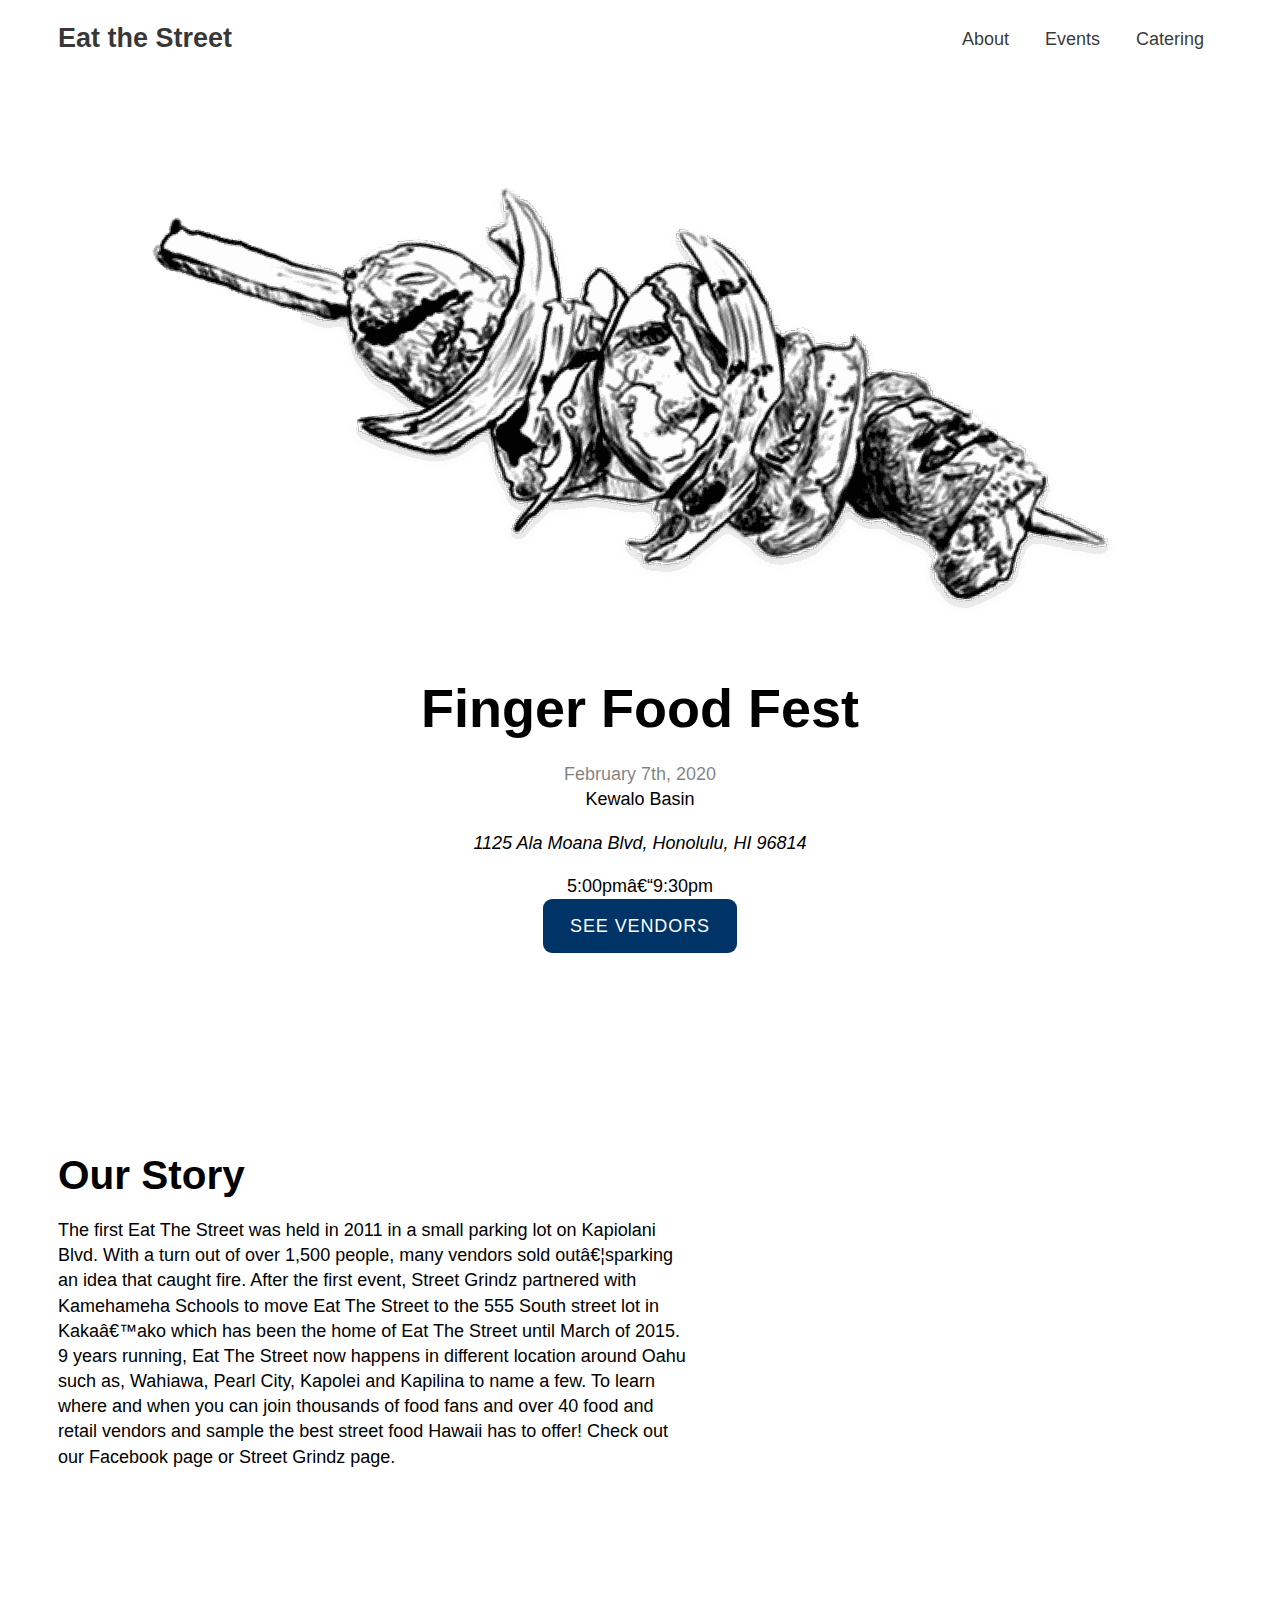
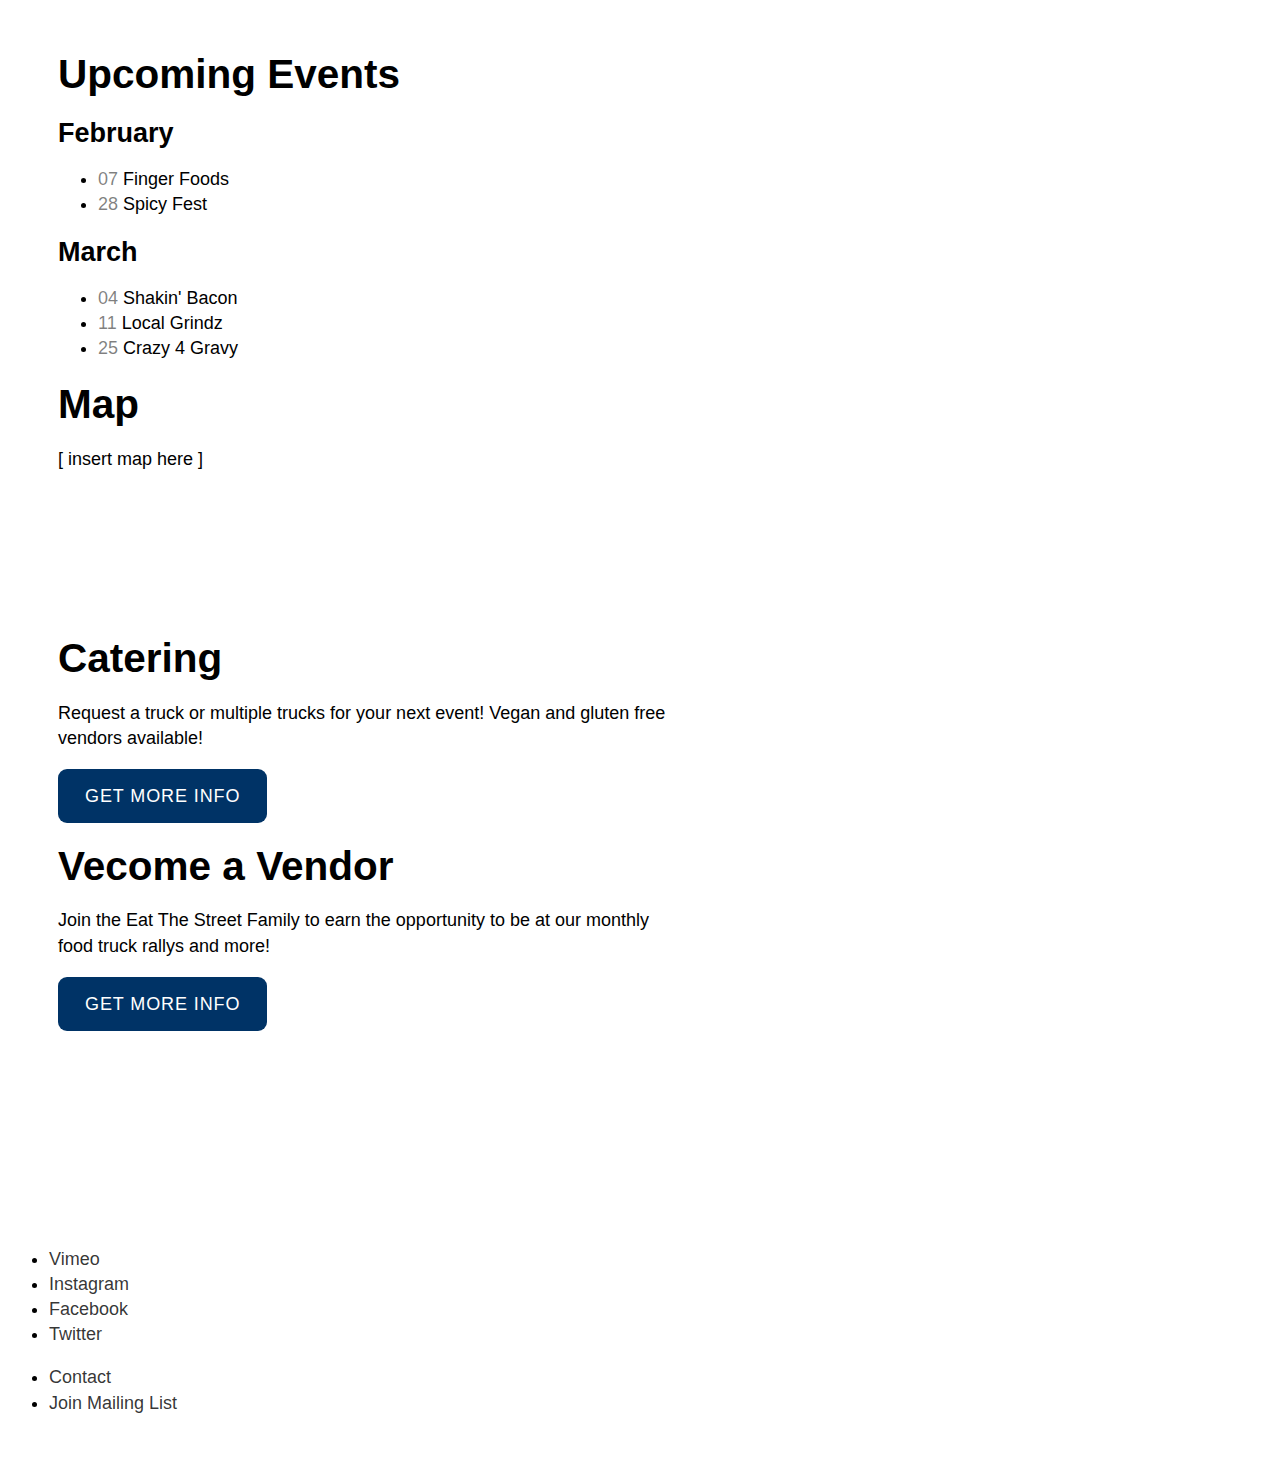
<file: art128/eatthestreet-v1/index.html>
<!doctype html>
<html lang="en">

<head>
    <meta charset="ut-8" />
    <title>Eat The Street</title>
    <meta name="description" content="A Food Event in Honolulu" />

    <!-- FOR SMALL SCREENS -->
    <meta name="viewport" content="width=device-width, initial-scale=1.0" />

    <!-- FOR IE/EDGE -->
    <meta http-equiv="X-UA-Compatible" content="ie=edge" />

    <!-- MAIN CSS STYLES -->
    <link href="css/style.css" rel="stylesheet" type="text/css" />


</head>

<body>

    <header class="site-header toggle-nav sticky">
        <div class="container">
            <div class="site-id">
                <h1><a class="scroll" href="#home">Eat the Street</a></h1>
            </div>
            <nav class="site-nav">
                <div class="menu-button navicon">Menu</div>
                <ul>
                    <li><a class="scroll" href="#about">About</a></li>
                    <li><a class="scroll" href="#events">Events</a></li>
                    <li><a class="scroll" href="#catering">Catering</a></li>
                </ul>
            </nav>
        </div>
    </header>

    <main id="home" class="site-main">

        <section class="hero">

            <img src="img/kebob.gif" alt="Kebabob" />

            <h2>Finger Food Fest</h2>
            <div class="date">February 7th, 2020</div>
            <div class="location">Kewalo Basin</div>
            <address>
                1125 Ala Moana Blvd,
                Honolulu, HI 96814
            </address>
            <div class="hours">
                5:00pm–9:30pm
            </div>
            <a href="#" class="scroll button">See Vendors</a>
        </section>

        <section id="about">
            <div class="container">
                <h2>Our Story</h2>
                <p>The first Eat The Street was held in 2011 in a small parking lot on Kapiolani Blvd. With a turn out
                    of
                    over 1,500 people, many vendors sold out…sparking an idea that caught fire. After the first event,
                    Street Grindz partnered with Kamehameha Schools to move Eat The Street to the 555 South street lot
                    in
                    Kaka’ako which has been the home of Eat The Street until March of 2015. 9 years running, Eat The
                    Street
                    now happens in different location around Oahu such as, Wahiawa, Pearl City, Kapolei and Kapilina to
                    name
                    a few. To learn where and when you can join thousands of food fans and over 40 food and retail
                    vendors
                    and sample the best street food Hawaii has to offer! Check out our Facebook page or Street Grindz
                    page.
                </p>
            </div>
        </section>

        <section id="events">
            <div class="container">
                <h2>Upcoming Events</h2>
                <h3>February</h3>
                <ul>
                    <li>
                        <span class="date">07</span>
                        Finger Foods
                    </li>
                    <li>
                        <span class="date">28</span>
                        Spicy Fest
                    </li>
                </ul>
                <h3>March</h3>
                <ul>
                    <li>
                        <span class="date">04</span>
                        Shakin' Bacon
                    </li>
                    <li>
                        <span class="date">11</span>
                        Local Grindz
                    </li>
                    <li>
                        <span class="date">25</span>
                        Crazy 4 Gravy
                    </li>
                </ul>


                <h2>Map</h2>
                [ insert map here ]

            </div>
        </section>

        <section id="catering">
            <div class="container">

                <h2>Catering</h2>
                <p>Request a truck or multiple trucks for your next event! Vegan and gluten free vendors available!</p>
                <a href="#" class="button">Get More Info</a>

                <h2>Vecome a Vendor</h2>
                <p>Join the Eat The Street Family to earn the opportunity to be at our monthly food truck rallys and
                    more!</p>
                <a href="#" class="button">Get More Info</a>

            </div>
        </section>

    </main>

    <footer class="site-footer">
        <nav class="social-nav">
            <ul>
                <li><a href="#">Vimeo</a></li>
                <li><a href="#">Instagram</a></li>
                <li><a href="#">Facebook</a></li>
                <li><a href="#">Twitter</a></li>
            </ul>
        </nav>
        <nav class="bottom-nav">
            <ul>
                <li><a href="#">Contact</a></li>
                <li><a href="#">Join Mailing List</a></li>
            </ul>
        </nav>
    </footer>



    <!-- SCROLL JS FILE -->
    <script src="js/scroll.js"></script>

    <!-- MAIN JS FILE -->
    <script src="js/script.js"></script>

</body>

</html>
</file>
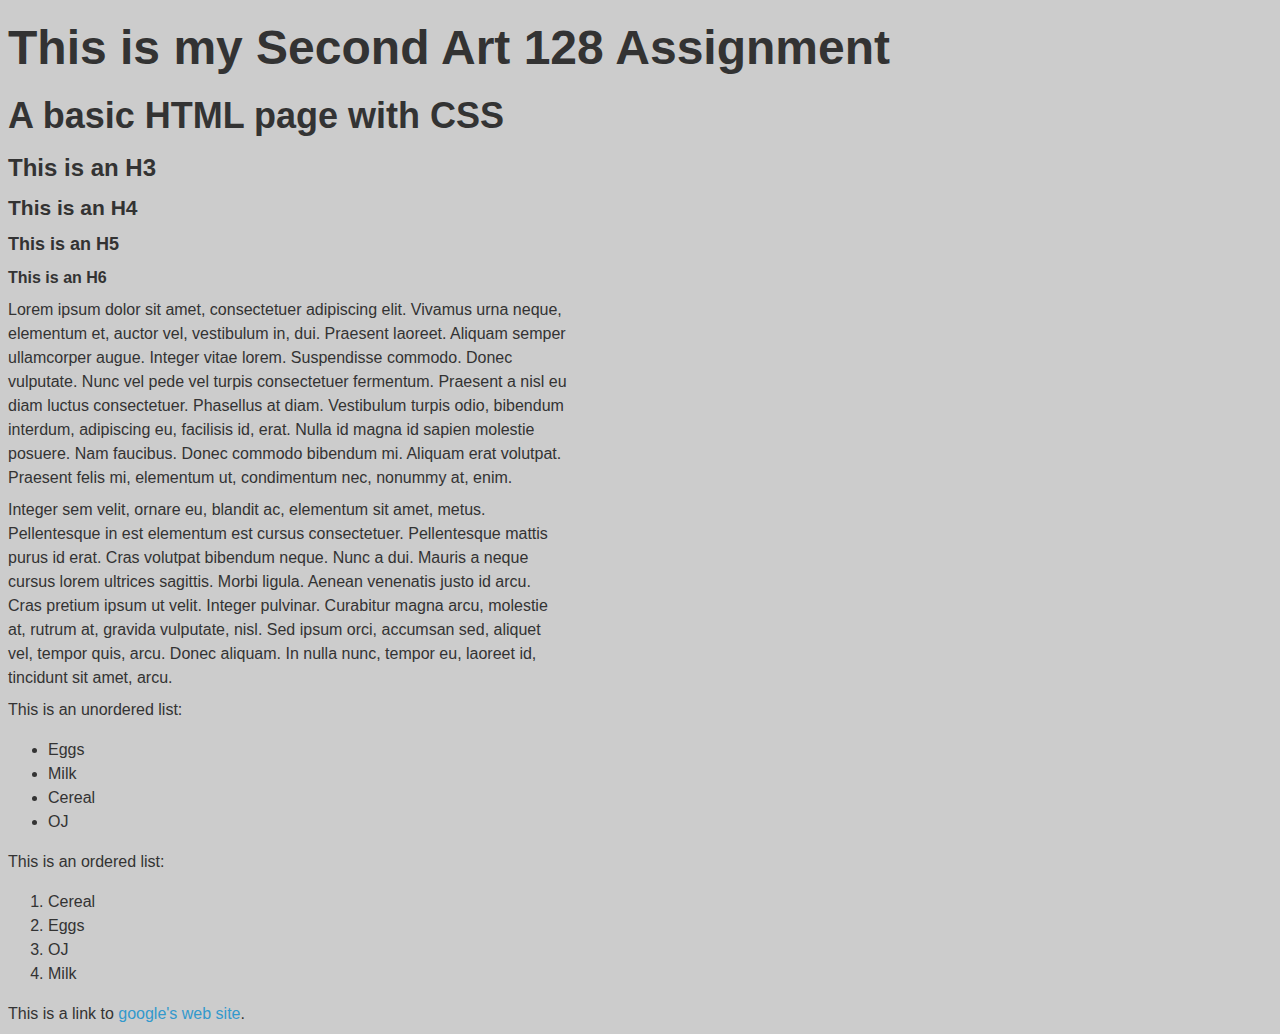
<file: art128/simplewebpagewithcss/index.html>
<!doctype html>
<html lang="en">

<head>
    <meta charset="utf-8" />
    <title>Simple Web Page with CSS</title>
    <meta name="description" content="A simple HTML web page with sample markup and a linked CSS file for styling." />

    <!-- VIEWPORT FOR MOBILE -->
    <meta name="viewport" content="width=device-width, initial-scale=1" />

    <!-- FOR IE -->
    <meta http-equiv="X-UA-Compatible" content="ie=edge">

    <!-- MAIN CSS -->
    <link href="css/style.css" rel="stylesheet" type="text/css" />
</head>

<body>

    <h1>This is my Second Art 128 Assignment</h1>

    <h2>A basic HTML page with CSS</h2>

    <h3>This is an H3</h3>

    <h4>This is an H4</h4>

    <h5>This is an H5</h5>

    <h6>This is an H6</h6>

    <p>Lorem ipsum dolor sit amet, consectetuer adipiscing elit. Vivamus urna neque, elementum et, auctor vel,
        vestibulum in,
        dui. Praesent laoreet. Aliquam semper ullamcorper augue. Integer vitae lorem. Suspendisse commodo. Donec
        vulputate.
        Nunc vel pede vel turpis consectetuer fermentum. Praesent a nisl eu diam luctus consectetuer. Phasellus at diam.
        Vestibulum turpis odio, bibendum interdum, adipiscing eu, facilisis id, erat. Nulla id magna id sapien molestie
        posuere.
        Nam faucibus. Donec commodo bibendum mi. Aliquam erat volutpat. Praesent felis mi, elementum ut, condimentum
        nec,
        nonummy at, enim.</p>

    <p>Integer sem velit, ornare eu, blandit ac, elementum sit amet, metus. Pellentesque in est elementum est cursus
        consectetuer.
        Pellentesque mattis purus id erat. Cras volutpat bibendum neque. Nunc a dui. Mauris a neque cursus lorem
        ultrices
        sagittis. Morbi ligula. Aenean venenatis justo id arcu. Cras pretium ipsum ut velit. Integer pulvinar. Curabitur
        magna arcu, molestie at, rutrum at, gravida vulputate, nisl. Sed ipsum orci, accumsan sed, aliquet vel, tempor
        quis,
        arcu. Donec aliquam. In nulla nunc, tempor eu, laoreet id, tincidunt sit amet, arcu.</p>

    <p>This is an unordered list:</p>

    <ul>
        <li>Eggs</li>
        <li>Milk</li>
        <li>Cereal</li>
        <li>OJ</li>
    </ul>

    <p>This is an ordered list:</p>

    <ol>
        <li>Cereal</li>
        <li>Eggs</li>
        <li>OJ</li>
        <li>Milk</li>
    </ol>


    <p>This is a link to
        <a href="http://google.com">google's web site</a>.</p>

</body>

</html>
</file>
<file: art128/simplewebpagewithcss/css/style.css>
/* BASE (Initital Setup)
=====================================
    #BASE TYPOGRAPHY
        #BODY
        #HEADINGS
        #PARAGRAPHS
        #LINKS
===================================== */

/* BODY */
body {
    background: #ccc;
    color: #333;
    font-family: Helvetica, Arial, sans-serif;
    font-size: 100%; /* 16px */
    line-height: 1.5em; /* 16px * 1.5em = 24px */
}

/* HEADINGS
    Based upon a Traditional TYpographic Scale
    16	18	21	24	36	48
*/

h1, h2, h3, h4, h5, h6 {
    margin: .5em 0;
}

h1 {
    font-size: 3em; /* 48px / 16px = 3em */
    line-height: 1em;
}

h2 {
    font-size: 2.25em; /* 36px / 16px = 2.25em */
    line-height: 1.1em;
}

h3 {
    font-size: 1.5em; /* 24px / 16px = 1.5em */
    line-height: 1.2em;
}

h4 {
    font-size: 1.3125em; /* 21px / 16px = 1.3125em */
    line-height: 1.3em;
}

h5 {
    font-size: 1.125em; /* 18px / 16px = 1.125em */
    line-height: 1.4em;
}

h6 {
    font-size: 1em; /* 16px / 16px = 1em */
    line-height: 1.5em;
}

/* PARAGRAPHS */
p {
    margin: 0 0 .5em 0;
    max-width: 35em;
}

/* LINKS */
a { color: #39c; text-decoration: none; }
a:hover { color: #069; text-decoration: underline; }
a:focus { color: #39c; }
a:visited { color: #39c; }
</file>
<file: css/style.css>
/* CSS TABLE OF CONTENTS 

  #GLOBAL STYLES
    #GLOBAL RESETS
    #GLOBAL COLORS
    #GLOBAL TYPOGRAPHY
      #BODY
      #HEADINGS
      #PARAGRAPHS
      #LINKS
      #LISTS
      #DEFINITION LISTS
      #CODE BLOCKS
    #UI ELEMENTS & COMPONENTS
      #BUTTONS
    #HELPERS
    #MEDIA
    #LAYOUT
      #CONTAINER
    #STRUCTURAL STYLES
      #BODY
      #MAIN
      #SITE-HEADER
      #SITE-FOOTER
      #SITE-NAV
      #SOCIAL-NAV
      #SECTIONS
        #HEROS
      #SUB-PAGE-SPECIFIC
        #SIDEBAR/ASIDE
*/

/* GLOBAL RESETS */
* { box-sizing: border-box; }
body { margin: 0; }

/* GLOBAL COLORS */

body {
  background-color: rgb(0, 51, 103);
  background-image: linear-gradient(to right, hsl(234, 100%, 8%), #004e92);
  color: rgba(255, 255, 255, 0.8);
}
body a { color: rgba(255, 255, 255, .9);}
body a:hover { color: rgba(255, 255, 255, 1);}

.light { color: rgba(0, 0, 0, 0.8); }
.light a { color: rgba(0, 51, 102, .9); }
.light a:hover { color: rgba(0, 51, 102, 1); }

/* GLOBAL TYPOGRAPHY */
body {
  font-family: Helvetica, Arial, sans-serif;
  font-size: 88.75%; /* 14px */
  line-height: 1.4;
}

/* TYPE SPECIMEN */
.headline {
  font-size: 5em;
  line-height: 1;
  margin: .2em 0;
}
.subheadline {
  font-size: 2em;
  line-height: 1.1;
  margin: .2em 0;
  opacity: .6;
}

/* HEADINGS */
h1, h2, h3 { 
  font-weight: normal; 
  margin: .5em 0;
}
h1 {font-size: 3em;}

/* PARAGRAPHS */
p { max-width: 30em; }

/* LINKS */
a { text-decoration: none; }

/* LISTS */
ul, ol {
  padding-left: 1.5em; 
}
li {
  overflow-wrap: break-word;
}

/* DEFINITION LISTS */
dt {
  font-weight: bold;
  margin-top: 1em;
}
dd {
  margin: 0;
}

/* CODE BLOCKS */
pre code {
  width: 100%;
  display: block;
  border: 1px solid #ddd;
  background-color: #fff;
  padding: 1em 3em;
  margin-bottom: 1em;
  line-height: 1.5;
}

/* BUTTONS */
.button {
  display: inline-block;
  padding: 1em 1.5em;
  background-color: transparent;
  color: rgba(255, 255, 255, 1);
  border: 1px solid rgba(255, 255, 255, 1);
  border-radius: .5em;
}
.button:hover {
  background-color: rgba(255, 255, 255, 1);
  color: rgba(0, 51, 103, 1);
}
.light .button {
  background-color: rgba(0, 51, 103, .9);
  color: rgba(255, 255, 255, 1);
  border-color: rgba(0, 51, 153, 1);
}
.light .button:hover {
  background-color: rgba(0, 51, 103, 1);
  color: rgba(255, 255, 255, 1);
}

/* HELPERS */
.sectionhead {
  font-size: 2em;
  font-weight: bold;
  line-height: 1;
  text-transform: uppercase;
  margin-bottom: 1em;
}

.hide-visually {
  visibility: hidden;
  position: absolute;
  top: -9999px;
  left: -9999px;
}

.markup-box {
  border: 1px solid #ddd;
  background-color: #fff;
  padding: 1em 3em;
  margin-bottom: 1em;
}

hr {
  border: 0;
  height: 1px;
  background: rgba(0, 0, 0, 0.1);
  margin: 5em 0;
}

/* MEDIA */
img {
  max-width: 100%;
  height: auto;
}

/* LAYOUT */
.container {
  max-width: 1200px;
  margin: 0 auto;
}

.center-wrapper {
  background-color: transparent;
  display: flex;
  flex-grow: 1;
  flex-direction: column;
  justify-content: center;
  align-items: center;
}

/* SITE STRUCTURAL STYLES */

body {
  display: flex;
  flex-direction: column;
  min-height: 100vh;
}

/* MAIN CONTENT AREA */
main.light {
  background-color: rgba(255,255,255,1);
  display: flex;
  flex-direction: column;
  flex-grow: 1;
}

/* SITE HEADER */
.site-header {
  padding: 1em;
  width: 100%;
  display: flex;
  justify-content: space-between;
  align-items: center;
}


/* SITE FOOTER */
.site-footer {
  padding: 1em;
  /* color: rgba(255, 255, 255, 1); */
}
/* SITE ID */
.site-id h1 {
  text-align: center;
  font-size: 1.5em;
  margin: 0.25em;
}

/* SITE NAV */
@media (min-width: 768px) {
  .site-nav {
    display: flex;
    justify-content: space-between;
  }
}

.site-nav ul,
.site-nav li {
  margin: 0;
  padding: 0;
  list-style: none;
}
.site-nav ul {
  display: flex;
  flex-wrap: wrap;
  justify-content: center;
  margin: 0.25em 0 0 0;
}
.site-nav a {
  display: block;
  padding: 0.5em;
  margin: 0 .25em;
}


/* SOCIAL NAV */
.social-nav,
.social-nav li {
  margin: 0;
  padding: 0;
  list-style: none;
}
.social-nav {
  display: flex;
  justify-content: center;
  list-style: none;
}
.social-nav a {
  display: block;
  padding: 0 .5em;
}
.social-nav img {
  display: block;
  margin-top: 6px;
}


/* SECTIONS */
section{
  padding: 2em 1em;
}

/* HERO */
.hero {
  padding: 5% 1em 7% 1em;
}

.hero .running-head {
  display: block;
  font-size: 1rem;
  font-weight: normal;
  color: rgba(255, 255, 255, 0.5);
  margin: 1em 0;
}

.light .hero {
  background-color: #eee;
  width: 100%;
  padding: 6% 1em;
}

/* SIDEBAR/ASIDE */
aside {
  padding: 2em 0;
}

@media (min-width: 768px) {
  .two-col-sidebar {
    display: grid;
    grid-template-columns: minmax(17em, 1fr) 3fr;
  }
  .two-col-sidebar aside {
    border-right: 1px solid rgba(0, 0, 0, 0.1);
    margin: 0 3em 2em 0;
    padding: .3em 2em 0 0;
  }
}

.stick-to-top {
  position: sticky;
  top: 1em;
}



/* ------------------------------------------------ */
/* ----------- FOR VISUAL DESTING ONLY  ----------- */
/* ------------------------------------------------ */

/* * {
  box-shadow: inset 0 0 0 2px rgba(0, 0, 0, 1) !important;
  background-color: rgba(0, 0, 0, .05) !important;
  color: rgba(0, 0, 0, 0) !important;
  background-image: none !important;
  border-color: rgba(0,0,0,0) !important;
} */
</file>
<file: art128/base-blank/css/style.css>
/* ----------------------
CSS TABLE OF CONTENTS 

# BASE CONTENT (GLOBALS)
    # RESET
    # COLORS
    # TYPOGRAPHY
        # BODY
        # HEADINGS
        # PARAGRAPHS
        # LINKS
        # LISTS
        # BLOCK QUOTES
        # HELPERS
    # MEDIA
        # IMAGES (Responsive)
    # COMPONENTS/UI ELEMENTS
        # BUTTONS
# BASE LAYOUT
    # CONTANER
    # MEDIA QUERIES
    # GRID SYSTEM
# SITE STRUCTURE
    # SITE HEADER
        # SITE ID
    # SITE MAIN
    # SITE FOOTER
    # SITE NAVIGATION
        # TOGGLE NAV
    # SECTIONS
    # SUB PAGES

--------------------- */

/* GLOBAL RESETS */
body { margin: 0; }
* { box-sizing: border-box; }
</file>
<file: art128/base-content/css/style.css>
/* ----------------------
CSS TABLE OF CONTENTS 

# BASE CONTENT (GLOBALS)
    # RESET
    # COLORS
    # TYPOGRAPHY
        # BODY
        # HEADINGS
        # PARAGRAPHS
        # LINKS
        # LISTS
        # BLOCK QUOTES
        # HELPERS
    # MEDIA
        # IMAGES (Responsive)
    # COMPONENTS/UI ELEMENTS
        # BUTTONS
# BASE LAYOUT
    # CONTANER
    # MEDIA QUERIES
    # GRID SYSTEM
# SITE STRUCTURE
    # SITE HEADER
        # SITE ID
    # SITE MAIN
    # SITE FOOTER
    # SITE NAVIGATION
        # TOGGLE NAV
    # SECTIONS
    # SUB PAGES

--------------------- */

/* GLOBAL RESETS */
body { margin: 0; }
* { box-sizing: border-box; }

/* TYPOGRAPHY */

body {
    font-family: Helvetica, Arial, sans-serif;
    font-size: 100%; /* This sets the value of 1em */ 
    line-height: 1.4;
}

/* HEADINGS */
h1, h2, h3, h4, h5, h6 {
    margin: .5em 0;
}

h1 {
    font-size: 3em; /* 48px based on a 16px em */
    line-height: 1;
}

h2 {
    font-size: 2.25em; /* 36px based on a 16px em */
    line-height: 1.1;
}

h3 {
    font-size: 1.5em; /* 24px based on a 16px em */
    line-height: 1.2;
}

h4 {
    font-size: 1.3125em; /* 21px based on a 16px em */
    line-height: 1.3;
}

h5 {
    font-size: 1.125em; /* 18px based on a 16px em */
}

h6 {
    font-size: 1em; /* 16px based on a 16px em */
}

/* PARAGRAPHS */
p {
    max-width: 35em;
}

/* LINKS */
a {
    color: rgba(0, 51, 102, 1);
    text-decoration: none;
}
a:hover {
    color: rgba(0, 0, 51, 1);
    text-decoration: underline;
}

/* BUTTONS */
.button,
button {
    font-size: 1em;
    display: inline-block;
    background-color: rgba(0, 51, 102, 1);
    color: rgba(255,255,255,1);
    padding: 1em 1.5em;
    border-radius: .5em;
    text-transform: uppercase;
    letter-spacing: .05em;
    line-height: 1;
    text-align: center;
}
.button:hover,
button:hover {
    color: rgba(255,255,255,1);
    background-color: rgba(0, 0, 51, 1);
    text-decoration: none;
}

.button.alt {
    background-color: transparent;
    color: rgba(0, 51, 102, 1);
    border: 1px solid rgba(0, 51, 102, 1);
}

.button.alt:hover {
    color: rgba(255,255,255,1);
    background-color: rgba(0, 0, 51, 1);
}
</file>
<file: art128/base-layout/css/style.css>
/* ----------------------
CSS TABLE OF CONTENTS 

# BASE CONTENT (GLOBALS)
    # RESET
    # COLORS
    # TYPOGRAPHY
        # BODY
        # HEADINGS
        # PARAGRAPHS
        # LINKS
        # LISTS
        # BLOCK QUOTES
        # HELPERS
    # MEDIA
        # IMAGES (Responsive)
    # COMPONENTS/UI ELEMENTS
        # BUTTONS
# BASE LAYOUT
    # CONTANER
    # MEDIA QUERIES
    # GRID SYSTEM
# SITE STRUCTURE
    # SITE HEADER
        # SITE ID
    # SITE MAIN
    # SITE FOOTER
    # SITE NAVIGATION
        # TOGGLE NAV
    # SECTIONS
    # SUB PAGES

--------------------- */

/* GLOBAL RESETS */
body { margin: 0; }
* { box-sizing: border-box; }

/* TYPOGRAPHY */

body {
    font-family: Helvetica, Arial, sans-serif;
    font-size: 100%; /* This sets the value of 1em */ 
    line-height: 1.4;
}

/* HEADINGS */
h1, h2, h3, h4, h5, h6 {
    margin: .5em 0;
}

h1 {
    font-size: 3em; /* 48px based on a 16px em */
    line-height: 1;
}

h2 {
    font-size: 2.25em; /* 36px based on a 16px em */
    line-height: 1.1;
}

h3 {
    font-size: 1.5em; /* 24px based on a 16px em */
    line-height: 1.2;
}

h4 {
    font-size: 1.3125em; /* 21px based on a 16px em */
    line-height: 1.3;
}

h5 {
    font-size: 1.125em; /* 18px based on a 16px em */
}

h6 {
    font-size: 1em; /* 16px based on a 16px em */
}

/* PARAGRAPHS */
p {
    max-width: 35em;
}

/* LINKS */
a {
    color: rgba(0, 51, 102, 1);
    text-decoration: none;
}
a:hover {
    color: rgba(0, 0, 51, 1);
    text-decoration: underline;
}

/* BUTTONS */
.button,
button {
    font-size: 1em;
    display: inline-block;
    background-color: rgba(0, 51, 102, 1);
    color: rgba(255,255,255,1);
    padding: 1em 1.5em;
    border-radius: .5em;
    text-transform: uppercase;
    letter-spacing: .05em;
    line-height: 1;
    text-align: center;
}
.button:hover,
button:hover {
    color: rgba(255,255,255,1);
    background-color: rgba(0, 0, 51, 1);
    text-decoration: none;
}

.button.alt {
    background-color: transparent;
    color: rgba(0, 51, 102, 1);
    border: 1px solid rgba(0, 51, 102, 1);
}

.button.alt:hover {
    color: rgba(255,255,255,1);
    background-color: rgba(0, 0, 51, 1);
}

/* BASE LAYOUT */

/* CONTAINER */



/* MEDIA QUERIES */

/* FOR SMALL-SIZED SCREENS (and Larger) */
body {
    font-size: 87.5% /* 14px */
}

.container {
    padding: 0 1em;
    margin: 0 auto;
    /* overflow-x: hidden; */
}

/* FOR MID-SIZED SCREENS/TABLETS (and Larger) */
@media (min-width:768px) {
}

/* FOR LARGE-SIZED SCREENS/LAPTOPS (and Larger) */
@media (min-width:1000px) {
    body { font-size: 100% /* 16px */ }
    .container {  max-width: 1000px; }
}

/* FOR EXTRA-LARGE-SIZED SCREENS/DESKTOP MONITORS (and Larger) */
@media (min-width:1200px) {
    body { font-size: 112.5% /* 18px */ }
    .container { max-width: 1200px; }
}

/* GRID SYSTEM */

.column {
    margin-top: 1%;
    margin-bottom: 1%;
}

@media (min-width: 768px) {
    .row {
        display: flex;
        margin-left: -1%;
        margin-left: -1%;
    }
    .column {
        flex-grow: 0;
        margin-left: 1%;
        margin-right: 1%;
    }
    .one-whole { width: 100%; }
    .one-half { width: 48%; }
    .one-third { width: 31.3333%; }
    .push-one-third { margin-left: 34.3333%; }
    .two-thirds { width: 64.6666%; }
    .one-fourth { width: 23%; }
    .push-one-fourth { margin-left: 26%; }

    .row.centered {
        justify-content: center;
    }

    .column.centered {
        margin-left: auto;
        margin-right: auto;
    }


}

/* ------------------------ */
/* ------------------------ */
/* ------------------------ */


/* FOR LAYOUT DEMO PURPOSES ONLY */

.demo .column {
    background: rgba(0,0,0,.2);
    padding: .5em;
    text-align: center;
}

.demo .column p {
    max-width: none;
}

/* FOR SMALL-SIZED SCREENS (and Larger) */
body.demo::before {
    content: "Small Screen (0 - 767px)";
    display: block;
    background: red; 
    color: white;
    text-align: center;
    padding: .2em;
    font-size: .8em;
}

/* FOR MID-SIZED SCREENS/TABLETS (and Larger) */
@media (min-width:768px) {
    body.demo::before { 
        content: "Mid Screen (768px - 999px)";
        background: blue; 
    }
}

/* FOR LARGE-SIZED SCREENS/LAPTOPS (and Larger) */
@media (min-width:1000px) {
    body.demo::before { 
        content: "Large Screen (1000px - 1199px)";
        background: green; 
    }
}

/* FOR EXTRA-LARGE-SIZED SCREENS/DESKTOP MONITORS (and Larger) */
@media (min-width:1200px) {
    body.demo::before { 
        content: "EX-Larger Screen (1200px + )";
        background: purple; 
    }
}

/* FOR TESTING ONLY */
/* * {
    background: rgba(255,0,0,.2);
    color: rgba(255,0,0,.2);
    box-shadow: 0 0 1px 1px inset rgba(255,0,0,.5);
} */
</file>
<file: art128/base-site-subpages/css/style.css>
/* ----------------------
CSS TABLE OF CONTENTS 

# BASE CONTENT (GLOBALS)
    # RESET
    # COLORS
    # TYPOGRAPHY
        # BODY
        # HEADINGS
        # PARAGRAPHS
        # TYPE SPECIMEN
        # LINKS
        # LISTS
        # BLOCK QUOTES
        # HELPERS
    # MEDIA
        # IMAGES (Responsive)
    # COMPONENTS/UI ELEMENTS
        # BUTTONS
# BASE LAYOUT
    # CONTANER
    # MEDIA QUERIES
    # GRID SYSTEM
# SITE STRUCTURE
    # SITE HEADER
        # SITE ID
    # SITE FOOTER
    # SITE MAIN
    # SITE NAVIGATION
        # TOGGLE NAV
    # SECTIONS
    # SUB PAGES

--------------------- */

/* GLOBAL RESETS */
body { margin: 0; }
* { box-sizing: border-box; }

/* TYPOGRAPHY */

body {
    font-family: Helvetica, Arial, sans-serif;
    font-size: 100%; /* This sets the value of 1em */ 
    line-height: 1.4;
}

/* HEADINGS */
h1, h2, h3, h4, h5, h6 {
    margin: .5em 0;
}

h1 {
    font-size: 3em; /* 48px based on a 16px em */
    line-height: 1;
}

h2 {
    font-size: 2.25em; /* 36px based on a 16px em */
    line-height: 1.1;
}

h3 {
    font-size: 1.5em; /* 24px based on a 16px em */
    line-height: 1.2;
}

h4 {
    font-size: 1.3125em; /* 21px based on a 16px em */
    line-height: 1.3;
}

h5 {
    font-size: 1.125em; /* 18px based on a 16px em */
}

h6 {
    font-size: 1em; /* 16px based on a 16px em */
}

/* PARAGRAPHS */
p {
    max-width: 35em;
}

/* TYPE SPECIMEN */
.headline {
    font-size: 4em;
    font-weight: bold;
   
}
.subheadline {
    font-size: 2em;
    line-height: 1.2;
    font-weight: normal;
    color: rgba(0,0,0,.7);
}
.date {
    font-style: italic;
    color: rgba(0,0,0,.5);
}

/* LINKS */
a {
    color: rgba(0, 51, 102, 1);
    text-decoration: none;
}
a:hover {
    color: rgba(0, 0, 51, 1);
    text-decoration: underline;
}

/* BLOCKQUOTES */
blockquote{
    font-size: 1.5em;
    line-height: 1.2em;
    font-style: italic;
    font-weight: bolder;
}

/* HELPERS */
@media(min-width:768px){
    .hideonlarge {
        visibility: hidden;
    }
}

/* MEDIA */
img {
    max-width: 100%;
    height: auto;
}

/* BUTTONS */
.button,
button,
input[type="submit"] {
    font-size: 1em;
    display: inline-block;
    background-color: rgba(0, 51, 102, 1);
    color: rgba(255,255,255,1);
    padding: 1em 1.5em;
    border-radius: .5em;
    text-transform: uppercase;
    letter-spacing: .05em;
    line-height: 1;
    text-align: center;
}
.button:hover,
button:hover,
input[type="submit"]:hover {
    color: rgba(255,255,255,1);
    background-color: rgba(0, 0, 51, 1);
    text-decoration: none;
}

.button.alt {
    background-color: transparent;
    color: rgba(0, 51, 102, 1);
    border: 1px solid rgba(0, 51, 102, 1);
}

.button.alt:hover {
    color: rgba(255,255,255,1);
    background-color: rgba(0, 0, 51, 1);
}

/* BASE LAYOUT */

/* FOR SMALL-SIZED SCREENS (and Larger) */
body {
    font-size: 87.5% /* 14px */
}
/* CONTAINER */
.container {
    padding: 0 1em;
    margin: 0 auto;
    /* overflow-x: hidden; */
}

/* MEDIA QUERIES */
/* FOR MID-SIZED SCREENS/TABLETS (and Larger) */
@media (min-width:768px) {
}

/* FOR LARGE-SIZED SCREENS/LAPTOPS (and Larger) */
@media (min-width:1000px) {
    body { font-size: 100% /* 16px */ }
    .container {  max-width: 1000px; }
}

/* FOR EXTRA-LARGE-SIZED SCREENS/DESKTOP MONITORS (and Larger) */
@media (min-width:1200px) {
    body { font-size: 112.5% /* 18px */ }
    .container { max-width: 1200px; }
}

/* GRID SYSTEM */

.column {
    margin-top: 1%;
    margin-bottom: 1%;
}

@media (min-width: 768px) {
    .row {
        display: flex;
        margin-left: -1%;
        margin-left: -1%;
    }
    .column {
        flex-grow: 0;
        margin-left: 1%;
        margin-right: 1%;
    }
    .one-whole { width: 100%; }
    .one-half { width: 48%; }
    .one-third { width: 31.3333%; }
    .push-one-third { margin-left: 34.3333%; }
    .two-thirds { width: 64.6666%; }
    .one-fourth { width: 23%; }
    .push-one-fourth { margin-left: 26%; }

    .row.centered {
        justify-content: center;
    }

    .column.centered {
        margin-left: auto;
        margin-right: auto;
    }
}

/* SITE STRUCTURE */

/* SITE HEADER */

.site-header {
    padding: 1em .5em;
}

@media (min-width: 768px) {
    .site-header .container {
        display: flex;
        justify-content: space-between;
    }
}

.site-header a,
.site-footer a {
    color: rgba(0,0,0,.8);
    text-decoration: none;
}
.site-header a:hover,
.site-footer a:hover {
    color: rgba(0,0,0,1);
}

/* SITE FOOTER */
.site-footer {
    padding: 1em .5em 2em .5em;
}


/* SITE ID (LOGO) */
.site-id h1 {
    font-size: 1.5em;
    margin: 0;
    text-align: center;
}

.site-id a {
    display: inline-block;
    padding: .25em 0;
}

/* SITE NAV (Primary Top Nav) */
.site-nav ul {
    display: flex;
    justify-content: center;
    flex-wrap: wrap;
    margin: 0;
    padding: 0;
}

.site-nav li {
    list-style: none;
}

.site-nav a {
    display: block;
    padding: .5em 1em;
}

/* MENU BUTTON */
.menu-button {
    position: absolute;
    left: -9999px;
    padding: .5em;
}
.menu-button:hover {
    cursor: pointer;
}
.menu-button::selection {
    color: none;
    background: none;
}


/* TOGGLE-NAV */

@media (max-width: 767px) {

    .toggle-nav .site-id h1 {
        text-align: left;
    }

    .toggle-nav .menu-button {
        position: absolute;
        left: auto;
        top: 1em;
        right: 1.5em;
    }

    .toggle-nav .site-nav {
        text-align: center;
    }

    /* HIDE NAV ON SMALL SCREENS BY DEFAULT */
    .toggle-nav .site-nav ul {
        position: absolute;
        left: -9999px;
        margin-top: 1em;
    }

    /* SHOW NAV ON SMALL SCREENS WHEN EXPANDED CLASS IS TOGGLED */
    .toggle-nav.expanded .site-nav ul {
        position: static;
        left: auto;
        display: block;
    }
    .toggle-nav.expanded .site-nav a {
        background: rgba(0, 51, 102, 1);
        color: rgba(255, 255, 255, 1);
        margin: .5em 0;
        padding: 1em;
    }

    .toggle-nav.expanded .site-nav a:hover {
        background: rgba(0, 0, 51, 1);
    }

    /* ANIMATING THE TOGGLE NAV */
    .toggle-nav .site-nav ul {
        transition: all 1s ease;
        max-height: 0;
    }

    .toggle-nav.expanded .site-nav ul  {
        max-height: 400px;
    }

}

/* NAVICON */

.navicon {
    color: rgba(0,0,0,0);
    padding: 0;
}
.navicon::after {
    content: "\2630";
    color: rgba(0,0,0,1);
    display: inline-block;
    font-size: 1.5em;
    transform: rotate(0deg);
}

.expanded .navicon::after {
    content: "\2715";
    transform: rotate(-90deg);
    transition: transform .4s ease-out;
}



/* SITE MAIN (Main Content Area) */
.site-main {

}

/* SECTIONS */
section {
    padding: 4em 0;
}

.sectionhead {
    padding-top: 2em;
    margin-bottom: 3em;
    text-align: center;
}
  
.sectionhead:after {
    content: "";
    display: block;
    width: 50px;
    border-bottom: 3px solid rgba(0, 0, 0, 0.1);
    margin: 0.5em auto;
}

.hero {
    text-align: center;
    background-color: rgba(204,204,204,1);
    padding: 6em 1em;
}

.hero h2 {
    font-size: 3em;
    line-height: 1;
}

.hero p {
    margin-left: auto;
    margin-right: auto;
}


/* ARTICLE */

article {
    padding: 4em 0;
    max-width: 800px;
    margin-left: auto;
    margin-right: auto;
}
article .date + p::first-letter {
    /* color: red; */
    font-size: 5.6em;
    line-height: 1;
    font-weight: bold;
    float: left;
    margin: 0 .1em 0 0;
    padding: 0;
    display: block;
}
article .date + p::first-line {
    text-transform: uppercase;
    font-weight: bold;
}

/* ADDRESS */
address {
    margin: 1em 0;
}

/* FORMS */
form {
    padding: 0;
}

label, input[type="text"], textarea {
    width: 100%;
    display: block;
}

label {
    margin-top: 1em;
    margin-bottom: 0.5em;
}

input, textarea {
    background-color: rgba(0,0,0,.1);
    border: 1px solid rgba(0,0,0,.1);
    padding: 1em;
}

input[type="submit"] {
    margin-top: 1.5em;
}


/* ------------------------ */
/* ------------------------ */
/* ------------------------ */


/* FOR LAYOUT DEMO PURPOSES ONLY */

.demo .column {
    background: rgba(0,0,0,.2);
    padding: .5em;
    text-align: center;
}

.demo .column p {
    max-width: none;
}

/* FOR SMALL-SIZED SCREENS (and Larger) */
body.demo::before {
    content: "Small Screen (0 - 767px)";
    display: block;
    background: red; 
    color: white;
    text-align: center;
    padding: .2em;
    font-size: .8em;
}

/* FOR MID-SIZED SCREENS/TABLETS (and Larger) */
@media (min-width:768px) {
    body.demo::before { 
        content: "Mid Screen (768px - 999px)";
        background: blue; 
    }
}

/* FOR LARGE-SIZED SCREENS/LAPTOPS (and Larger) */
@media (min-width:1000px) {
    body.demo::before { 
        content: "Large Screen (1000px - 1199px)";
        background: green; 
    }
}

/* FOR EXTRA-LARGE-SIZED SCREENS/DESKTOP MONITORS (and Larger) */
@media (min-width:1200px) {
    body.demo::before { 
        content: "EX-Larger Screen (1200px + )";
        background: purple; 
    }
}

/* FOR DEV TESTING ONLY */

/* * {
    background-color: rgba(255,0,0,.2);
    color: rgba(255,0,0,.3);
    box-shadow: 0 0 0 3px inset rgba(255,0,0,1);
}

.site-header { 
    background-color: rgba(0,255,0,.4);
    box-shadow: 0 0 0 3px inset rgba(0,255,0,1);
}
.site-main { 
    background-color: rgba(0,0,255,.4);
    box-shadow: 0 0 0 3px inset rgba(0,0,255,1);
}
.site-footer { 
    background-color: rgba(255, 255, 0, 0.4);
    box-shadow: 0 0 0 3px inset rgba(255,255,0,1);
} */
</file>
<file: art128/base-site-togglenav/css/style.css>
/* ----------------------
CSS TABLE OF CONTENTS 

# BASE CONTENT (GLOBALS)
    # RESET
    # COLORS
    # TYPOGRAPHY
        # BODY
        # HEADINGS
        # PARAGRAPHS
        # LINKS
        # LISTS
        # BLOCK QUOTES
        # HELPERS
    # MEDIA
        # IMAGES (Responsive)
    # COMPONENTS/UI ELEMENTS
        # BUTTONS
# BASE LAYOUT
    # CONTANER
    # MEDIA QUERIES
    # GRID SYSTEM
# SITE STRUCTURE
    # SITE HEADER
        # SITE ID
    # SITE FOOTER
    # SITE MAIN
    # SITE NAVIGATION
        # TOGGLE NAV
    # SECTIONS
    # SUB PAGES

--------------------- */

/* GLOBAL RESETS */
body { margin: 0; }
* { box-sizing: border-box; }

/* TYPOGRAPHY */

body {
    font-family: Helvetica, Arial, sans-serif;
    font-size: 100%; /* This sets the value of 1em */ 
    line-height: 1.4;
}

/* HEADINGS */
h1, h2, h3, h4, h5, h6 {
    margin: .5em 0;
}

h1 {
    font-size: 3em; /* 48px based on a 16px em */
    line-height: 1;
}

h2 {
    font-size: 2.25em; /* 36px based on a 16px em */
    line-height: 1.1;
}

h3 {
    font-size: 1.5em; /* 24px based on a 16px em */
    line-height: 1.2;
}

h4 {
    font-size: 1.3125em; /* 21px based on a 16px em */
    line-height: 1.3;
}

h5 {
    font-size: 1.125em; /* 18px based on a 16px em */
}

h6 {
    font-size: 1em; /* 16px based on a 16px em */
}

/* PARAGRAPHS */
p {
    max-width: 35em;
}

/* LINKS */
a {
    color: rgba(0, 51, 102, 1);
    text-decoration: none;
}
a:hover {
    color: rgba(0, 0, 51, 1);
    text-decoration: underline;
}

/* MEDIA */
img {
    max-width: 100%;
    height: auto;
}

/* BUTTONS */
.button,
button {
    font-size: 1em;
    display: inline-block;
    background-color: rgba(0, 51, 102, 1);
    color: rgba(255,255,255,1);
    padding: 1em 1.5em;
    border-radius: .5em;
    text-transform: uppercase;
    letter-spacing: .05em;
    line-height: 1;
    text-align: center;
}
.button:hover,
button:hover {
    color: rgba(255,255,255,1);
    background-color: rgba(0, 0, 51, 1);
    text-decoration: none;
}

.button.alt {
    background-color: transparent;
    color: rgba(0, 51, 102, 1);
    border: 1px solid rgba(0, 51, 102, 1);
}

.button.alt:hover {
    color: rgba(255,255,255,1);
    background-color: rgba(0, 0, 51, 1);
}

/* BASE LAYOUT */

/* FOR SMALL-SIZED SCREENS (and Larger) */
body {
    font-size: 87.5% /* 14px */
}
/* CONTAINER */
.container {
    padding: 0 1em;
    margin: 0 auto;
    /* overflow-x: hidden; */
}

/* MEDIA QUERIES */
/* FOR MID-SIZED SCREENS/TABLETS (and Larger) */
@media (min-width:768px) {
}

/* FOR LARGE-SIZED SCREENS/LAPTOPS (and Larger) */
@media (min-width:1000px) {
    body { font-size: 100% /* 16px */ }
    .container {  max-width: 1000px; }
}

/* FOR EXTRA-LARGE-SIZED SCREENS/DESKTOP MONITORS (and Larger) */
@media (min-width:1200px) {
    body { font-size: 112.5% /* 18px */ }
    .container { max-width: 1200px; }
}

/* GRID SYSTEM */

.column {
    margin-top: 1%;
    margin-bottom: 1%;
}

@media (min-width: 768px) {
    .row {
        display: flex;
        margin-left: -1%;
        margin-left: -1%;
    }
    .column {
        flex-grow: 0;
        margin-left: 1%;
        margin-right: 1%;
    }
    .one-whole { width: 100%; }
    .one-half { width: 48%; }
    .one-third { width: 31.3333%; }
    .push-one-third { margin-left: 34.3333%; }
    .two-thirds { width: 64.6666%; }
    .one-fourth { width: 23%; }
    .push-one-fourth { margin-left: 26%; }

    .row.centered {
        justify-content: center;
    }

    .column.centered {
        margin-left: auto;
        margin-right: auto;
    }
}

/* SITE STRUCTURE */

/* SITE HEADER */

.site-header {
    padding: 1em .5em;
}

@media (min-width: 768px) {
    .site-header .container {
        display: flex;
        justify-content: space-between;
    }
}

.site-header a,
.site-footer a {
    color: rgba(0,0,0,.8);
    text-decoration: none;
}
.site-header a:hover,
.site-footer a:hover {
    color: rgba(0,0,0,1);
}

/* SITE FOOTER */
.site-footer {
    padding: 1em .5em 2em .5em;
}


/* SITE ID (LOGO) */
.site-id h1 {
    font-size: 1.5em;
    margin: 0;
    text-align: center;
}

.site-id a {
    display: inline-block;
    padding: .25em 0;
}

/* SITE NAV (Primary Top Nav) */
.site-nav ul {
    display: flex;
    justify-content: center;
    flex-wrap: wrap;
    margin: 0;
    padding: 0;
}

.site-nav li {
    list-style: none;
}

.site-nav a {
    display: block;
    padding: .5em 1em;
}

/* MENU BUTTON */
.menu-button {
    position: absolute;
    left: -9999px;
    padding: .5em;
}
.menu-button:hover {
    cursor: pointer;
}
.menu-button::selection {
    color: none;
    background: none;
}


/* TOGGLE-NAV */

@media (max-width: 767px) {

    .toggle-nav .site-id h1 {
        text-align: left;
    }

    .toggle-nav .menu-button {
        position: absolute;
        left: auto;
        top: 1em;
        right: 1.5em;
    }

    .toggle-nav .site-nav {
        text-align: center;
    }

    /* HIDE NAV ON SMALL SCREENS BY DEFAULT */
    .toggle-nav .site-nav ul {
        position: absolute;
        left: -9999px;
        margin-top: 1em;
    }

    /* SHOW NAV ON SMALL SCREENS WHEN EXPANDED CLASS IS TOGGLED */
    .toggle-nav.expanded .site-nav ul {
        position: static;
        left: auto;
        display: block;
    }
    .toggle-nav.expanded .site-nav a {
        background: rgba(0, 51, 102, 1);
        color: rgba(255, 255, 255, 1);
        margin: .5em 0;
        padding: 1em;
    }

    .toggle-nav.expanded .site-nav a:hover {
        background: rgba(0, 0, 51, 1);
    }

    /* ANIMATING THE TOGGLE NAV */
    .toggle-nav .site-nav ul {
        transition: all 1s ease;
        max-height: 0;
    }

    .toggle-nav.expanded .site-nav ul  {
        max-height: 400px;
    }

}

/* NAVICON */

.navicon {
    color: rgba(0,0,0,0);
    padding: 0;
}
.navicon::after {
    content: "\2630";
    color: rgba(0,0,0,1);
    display: inline-block;
    font-size: 1.5em;
    transform: rotate(0deg);
}

.expanded .navicon::after {
    content: "\2715";
    transform: rotate(-90deg);
    transition: transform .4s ease-out;
}



/* SITE MAIN (Main Content Area) */
.site-main {

}

/* SECTIONS */
section {
    padding: 4em 0;
}

.hero {
    text-align: center;
    background-color: rgba(204,204,204,1);
    padding: 6em 1em;
}

.hero h2 {
    font-size: 3em;
    line-height: 1;
}

.hero p {
    margin-left: auto;
    margin-right: auto;
}





/* ------------------------ */
/* ------------------------ */
/* ------------------------ */


/* FOR LAYOUT DEMO PURPOSES ONLY */

.demo .column {
    background: rgba(0,0,0,.2);
    padding: .5em;
    text-align: center;
}

.demo .column p {
    max-width: none;
}

/* FOR SMALL-SIZED SCREENS (and Larger) */
body.demo::before {
    content: "Small Screen (0 - 767px)";
    display: block;
    background: red; 
    color: white;
    text-align: center;
    padding: .2em;
    font-size: .8em;
}

/* FOR MID-SIZED SCREENS/TABLETS (and Larger) */
@media (min-width:768px) {
    body.demo::before { 
        content: "Mid Screen (768px - 999px)";
        background: blue; 
    }
}

/* FOR LARGE-SIZED SCREENS/LAPTOPS (and Larger) */
@media (min-width:1000px) {
    body.demo::before { 
        content: "Large Screen (1000px - 1199px)";
        background: green; 
    }
}

/* FOR EXTRA-LARGE-SIZED SCREENS/DESKTOP MONITORS (and Larger) */
@media (min-width:1200px) {
    body.demo::before { 
        content: "EX-Larger Screen (1200px + )";
        background: purple; 
    }
}

/* FOR DEV TESTING ONLY */

/* * {
    background-color: rgba(255,0,0,.2);
    color: rgba(255,0,0,.3);
    box-shadow: 0 0 0 3px inset rgba(255,0,0,1);
}

.site-header { 
    background-color: rgba(0,255,0,.4);
    box-shadow: 0 0 0 3px inset rgba(0,255,0,1);
}
.site-main { 
    background-color: rgba(0,0,255,.4);
    box-shadow: 0 0 0 3px inset rgba(0,0,255,1);
}
.site-footer { 
    background-color: rgba(255, 255, 0, 0.4);
    box-shadow: 0 0 0 3px inset rgba(255,255,0,1);
} */
</file>
<file: art128/base-site/css/style.css>
/* ----------------------
CSS TABLE OF CONTENTS 

# BASE CONTENT (GLOBALS)
    # RESET
    # COLORS
    # TYPOGRAPHY
        # BODY
        # HEADINGS
        # PARAGRAPHS
        # LINKS
        # LISTS
        # BLOCK QUOTES
        # HELPERS
    # MEDIA
        # IMAGES (Responsive)
    # COMPONENTS/UI ELEMENTS
        # BUTTONS
# BASE LAYOUT
    # CONTANER
    # MEDIA QUERIES
    # GRID SYSTEM
# SITE STRUCTURE
    # SITE HEADER
        # SITE ID
    # SITE FOOTER
    # SITE MAIN
    # SITE NAVIGATION
        # TOGGLE NAV
    # SECTIONS
    # SUB PAGES

--------------------- */

/* GLOBAL RESETS */
body { margin: 0; }
* { box-sizing: border-box; }

/* TYPOGRAPHY */

body {
    font-family: Helvetica, Arial, sans-serif;
    font-size: 100%; /* This sets the value of 1em */ 
    line-height: 1.4;
}

/* HEADINGS */
h1, h2, h3, h4, h5, h6 {
    margin: .5em 0;
}

h1 {
    font-size: 3em; /* 48px based on a 16px em */
    line-height: 1;
}

h2 {
    font-size: 2.25em; /* 36px based on a 16px em */
    line-height: 1.1;
}

h3 {
    font-size: 1.5em; /* 24px based on a 16px em */
    line-height: 1.2;
}

h4 {
    font-size: 1.3125em; /* 21px based on a 16px em */
    line-height: 1.3;
}

h5 {
    font-size: 1.125em; /* 18px based on a 16px em */
}

h6 {
    font-size: 1em; /* 16px based on a 16px em */
}

/* PARAGRAPHS */
p {
    max-width: 35em;
}

/* LINKS */
a {
    color: rgba(0, 51, 102, 1);
    text-decoration: none;
}
a:hover {
    color: rgba(0, 0, 51, 1);
    text-decoration: underline;
}

/* MEDIA */
img {
    max-width: 100%;
    height: auto;
}

/* BUTTONS */
.button,
button {
    font-size: 1em;
    display: inline-block;
    background-color: rgba(0, 51, 102, 1);
    color: rgba(255,255,255,1);
    padding: 1em 1.5em;
    border-radius: .5em;
    text-transform: uppercase;
    letter-spacing: .05em;
    line-height: 1;
    text-align: center;
}
.button:hover,
button:hover {
    color: rgba(255,255,255,1);
    background-color: rgba(0, 0, 51, 1);
    text-decoration: none;
}

.button.alt {
    background-color: transparent;
    color: rgba(0, 51, 102, 1);
    border: 1px solid rgba(0, 51, 102, 1);
}

.button.alt:hover {
    color: rgba(255,255,255,1);
    background-color: rgba(0, 0, 51, 1);
}

/* BASE LAYOUT */

/* FOR SMALL-SIZED SCREENS (and Larger) */
body {
    font-size: 87.5% /* 14px */
}
/* CONTAINER */
.container {
    padding: 0 1em;
    margin: 0 auto;
    /* overflow-x: hidden; */
}

/* MEDIA QUERIES */
/* FOR MID-SIZED SCREENS/TABLETS (and Larger) */
@media (min-width:768px) {
}

/* FOR LARGE-SIZED SCREENS/LAPTOPS (and Larger) */
@media (min-width:1000px) {
    body { font-size: 100% /* 16px */ }
    .container {  max-width: 1000px; }
}

/* FOR EXTRA-LARGE-SIZED SCREENS/DESKTOP MONITORS (and Larger) */
@media (min-width:1200px) {
    body { font-size: 112.5% /* 18px */ }
    .container { max-width: 1200px; }
}

/* GRID SYSTEM */

.column {
    margin-top: 1%;
    margin-bottom: 1%;
}

@media (min-width: 768px) {
    .row {
        display: flex;
        margin-left: -1%;
        margin-left: -1%;
    }
    .column {
        flex-grow: 0;
        margin-left: 1%;
        margin-right: 1%;
    }
    .one-whole { width: 100%; }
    .one-half { width: 48%; }
    .one-third { width: 31.3333%; }
    .push-one-third { margin-left: 34.3333%; }
    .two-thirds { width: 64.6666%; }
    .one-fourth { width: 23%; }
    .push-one-fourth { margin-left: 26%; }

    .row.centered {
        justify-content: center;
    }

    .column.centered {
        margin-left: auto;
        margin-right: auto;
    }
}

/* SITE STRUCTURE */

/* SITE HEADER */

.site-header {
    padding: 1em .5em;
}

@media (min-width: 768px) {
    .site-header .container {
        display: flex;
        justify-content: space-between;
    }
}

.site-header a,
.site-footer a {
    color: rgba(0,0,0,.8);
    text-decoration: none;
}
.site-header a:hover,
.site-footer a:hover {
    color: rgba(0,0,0,1);
}

/* SITE FOOTER */
.site-footer {
    padding: 1em .5em 2em .5em;
}


/* SITE ID (LOGO) */
.site-id h1 {
    font-size: 1.5em;
    margin: 0;
    text-align: center;
}

.site-id a {
    display: block;
    padding: .25em 0;
}

/* SITE NAV (Primary Top Nav) */
.site-nav ul {
    display: flex;
    justify-content: center;
    flex-wrap: wrap;
    margin: 0;
    padding: 0;
}

.site-nav li {
    list-style: none;
}

.site-nav a {
    display: block;
    padding: .5em 1em;
}

/* SITE MAIN (Main Content Area) */
.site-main {

}

/* SECTIONS */
section {
    padding: 4em 0;
}

.hero {
    text-align: center;
    background-color: rgba(204,204,204,1);
    padding: 6em 1em;
}

.hero h2 {
    font-size: 3em;
    line-height: 1;
}

.hero p {
    margin-left: auto;
    margin-right: auto;
}





/* ------------------------ */
/* ------------------------ */
/* ------------------------ */


/* FOR LAYOUT DEMO PURPOSES ONLY */

.demo .column {
    background: rgba(0,0,0,.2);
    padding: .5em;
    text-align: center;
}

.demo .column p {
    max-width: none;
}

/* FOR SMALL-SIZED SCREENS (and Larger) */
body.demo::before {
    content: "Small Screen (0 - 767px)";
    display: block;
    background: red; 
    color: white;
    text-align: center;
    padding: .2em;
    font-size: .8em;
}

/* FOR MID-SIZED SCREENS/TABLETS (and Larger) */
@media (min-width:768px) {
    body.demo::before { 
        content: "Mid Screen (768px - 999px)";
        background: blue; 
    }
}

/* FOR LARGE-SIZED SCREENS/LAPTOPS (and Larger) */
@media (min-width:1000px) {
    body.demo::before { 
        content: "Large Screen (1000px - 1199px)";
        background: green; 
    }
}

/* FOR EXTRA-LARGE-SIZED SCREENS/DESKTOP MONITORS (and Larger) */
@media (min-width:1200px) {
    body.demo::before { 
        content: "EX-Larger Screen (1200px + )";
        background: purple; 
    }
}

/* FOR DEV TESTING ONLY */

/* * {
    background-color: rgba(255,0,0,.2);
    color: rgba(255,0,0,.3);
    box-shadow: 0 0 0 3px inset rgba(255,0,0,1);
}

.site-header { 
    background-color: rgba(0,255,0,.4);
    box-shadow: 0 0 0 3px inset rgba(0,255,0,1);
}
.site-main { 
    background-color: rgba(0,0,255,.4);
    box-shadow: 0 0 0 3px inset rgba(0,0,255,1);
}
.site-footer { 
    background-color: rgba(255, 255, 0, 0.4);
    box-shadow: 0 0 0 3px inset rgba(255,255,0,1);
} */
</file>
<file: art128/eatthestreet-v1/css/style.css>
/* ----------------------
CSS TABLE OF CONTENTS 

# BASE CONTENT (GLOBALS)
    # RESET
    # COLORS
    # TYPOGRAPHY
        # BODY
        # HEADINGS
        # PARAGRAPHS
        # TYPE SPECIMEN
        # LINKS
        # LISTS
        # BLOCK QUOTES
        # HELPERS
    # MEDIA
        # IMAGES (Responsive)
    # COMPONENTS/UI ELEMENTS
        # BUTTONS
# BASE LAYOUT
    # CONTANER
    # MEDIA QUERIES
    # GRID SYSTEM
# SITE STRUCTURE
    # SITE HEADER
        # SITE ID
        # STICKY HEADER
    # SITE FOOTER
    # SITE MAIN
    # SITE NAVIGATION
        # TOGGLE NAV
    # SECTIONS
    # SUB PAGES

--------------------- */

/* GLOBAL RESETS */
body { margin: 0; }
* { box-sizing: border-box; }

/* TYPOGRAPHY */

body {
    font-family: Helvetica, Arial, sans-serif;
    font-size: 100%; /* This sets the value of 1em */ 
    line-height: 1.4;
}

/* HEADINGS */
h1, h2, h3, h4, h5, h6 {
    margin: .5em 0;
}

h1 {
    font-size: 3em; /* 48px based on a 16px em */
    line-height: 1;
}

h2 {
    font-size: 2.25em; /* 36px based on a 16px em */
    line-height: 1.1;
}

h3 {
    font-size: 1.5em; /* 24px based on a 16px em */
    line-height: 1.2;
}

h4 {
    font-size: 1.3125em; /* 21px based on a 16px em */
    line-height: 1.3;
}


/* PARAGRAPHS */
p {
    max-width: 35em;
}

/* TYPE SPECIMEN */
.headline {
    font-size: 4em;
    font-weight: bold;
   
}
.subheadline {
    font-size: 2em;
    line-height: 1.2;
    font-weight: normal;
    color: rgba(0,0,0,.7);
}
.date {
    color: rgba(0,0,0,.5);
}

/* LINKS */
a {
    color: rgba(0, 51, 102, 1);
    text-decoration: none;
}
a:hover {
    color: rgba(0, 0, 51, 1);
    text-decoration: underline;
}

/* BLOCKQUOTES */
blockquote{
    font-size: 1.5em;
    line-height: 1.2em;
    font-style: italic;
    font-weight: bolder;
}

/* HELPERS */
@media(min-width:768px){
    .hideonlarge {
        visibility: hidden;
    }
}

/* MEDIA */
img {
    max-width: 100%;
    height: auto;
}

/* BUTTONS */
.button,
button,
input[type="submit"] {
    font-size: 1em;
    display: inline-block;
    background-color: rgba(0, 51, 102, 1);
    color: rgba(255,255,255,1);
    padding: 1em 1.5em;
    border-radius: .5em;
    text-transform: uppercase;
    letter-spacing: .05em;
    line-height: 1;
    text-align: center;
}
.button:hover,
button:hover,
input[type="submit"]:hover {
    color: rgba(255,255,255,1);
    background-color: rgba(0, 0, 51, 1);
    text-decoration: none;
}

.button.alt {
    background-color: transparent;
    color: rgba(0, 51, 102, 1);
    border: 1px solid rgba(0, 51, 102, 1);
}

.button.alt:hover {
    color: rgba(255,255,255,1);
    background-color: rgba(0, 0, 51, 1);
}

/* BASE LAYOUT */

/* FOR SMALL-SIZED SCREENS (and Larger) */
body {
    font-size: 87.5% /* 14px */
}
/* CONTAINER */
.container {
    padding: 0 1em;
    margin: 0 auto;
    /* overflow-x: hidden; */
}

/* MEDIA QUERIES */
/* FOR MID-SIZED SCREENS/TABLETS (and Larger) */
@media (min-width:768px) {
}

/* FOR LARGE-SIZED SCREENS/LAPTOPS (and Larger) */
@media (min-width:1000px) {
    body { font-size: 100% /* 16px */ }
    .container {  max-width: 1000px; }
}

/* FOR EXTRA-LARGE-SIZED SCREENS/DESKTOP MONITORS (and Larger) */
@media (min-width:1200px) {
    body { font-size: 112.5% /* 18px */ }
    .container { max-width: 1200px; }
}

/* GRID SYSTEM */

.column {
    margin-top: 1%;
    margin-bottom: 1%;
}

@media (min-width: 768px) {
    .row {
        display: flex;
        margin-left: -1%;
        margin-left: -1%;
    }
    .column {
        flex-grow: 0;
        margin-left: 1%;
        margin-right: 1%;
    }
    .one-whole { width: 100%; }
    .one-half { width: 48%; }
    .one-third { width: 31.3333%; }
    .push-one-third { margin-left: 34.3333%; }
    .two-thirds { width: 64.6666%; }
    .one-fourth { width: 23%; }
    .push-one-fourth { margin-left: 26%; }

    .row.centered {
        justify-content: center;
    }

    .column.centered {
        margin-left: auto;
        margin-right: auto;
    }
}

/* SITE STRUCTURE */

/* SITE HEADER */

.site-header {
    padding: 1em .5em;
}

@media (min-width: 768px) {
    .site-header .container {
        display: flex;
        justify-content: space-between;
    }
}

.site-header a,
.site-footer a {
    color: rgba(0,0,0,.8);
    text-decoration: none;
}
.site-header a:hover,
.site-footer a:hover {
    color: rgba(0,0,0,1);
}

/* SITE FOOTER */
.site-footer {
    padding: 1em .5em 2em .5em;
}


/* SITE ID (LOGO) */
.site-id h1 {
    font-size: 1.5em;
    margin: 0;
    text-align: center;
    color: rgba(0,0,0,.5);
    font-weight: normal;
}

.site-id a {
    display: inline-block;
    padding: .25em 0;
    font-weight: bold;
}

/* STICKY header - works with a class="sticky" on .site-header */
.site-header.sticky {
    position: fixed;
    width: 100%;
    top: 0;
    z-index: 100;
    background-color: #fff;;
  }
  
  .site-header.sticky + .site-main {
    padding-top: 3em;
  }

/* SITE NAV (Primary Top Nav) */
.site-nav ul {
    display: flex;
    justify-content: center;
    flex-wrap: wrap;
    margin: 0;
    padding: 0;
}

.site-nav li {
    list-style: none;
}

.site-nav a {
    display: block;
    padding: .5em 1em;
}

/* MENU BUTTON */
.menu-button {
    position: absolute;
    left: -9999px;
    padding: .5em;
}
.menu-button:hover {
    cursor: pointer;
}
.menu-button::selection {
    color: none;
    background: none;
}


/* TOGGLE-NAV */

@media (max-width: 767px) {

    .toggle-nav .site-id h1 {
        text-align: left;
    }

    .toggle-nav .menu-button {
        position: absolute;
        left: auto;
        top: 1em;
        right: 1.5em;
    }

    .toggle-nav .site-nav {
        text-align: center;
    }

    /* HIDE NAV ON SMALL SCREENS BY DEFAULT */
    .toggle-nav .site-nav ul {
        position: absolute;
        left: -9999px;
        margin-top: 1em;
    }

    /* SHOW NAV ON SMALL SCREENS WHEN EXPANDED CLASS IS TOGGLED */
    .toggle-nav.expanded .site-nav ul {
        position: static;
        left: auto;
        display: block;
    }
    .toggle-nav.expanded .site-nav a {
        background: rgba(0, 51, 102, 1);
        color: rgba(255, 255, 255, 1);
        margin: .5em 0;
        padding: 1em;
    }

    .toggle-nav.expanded .site-nav a:hover {
        background: rgba(0, 0, 51, 1);
    }

    /* ANIMATING THE TOGGLE NAV */
    .toggle-nav .site-nav ul {
        transition: all 1s ease;
        max-height: 0;
    }

    .toggle-nav.expanded .site-nav ul  {
        max-height: 400px;
    }

}

/* NAVICON */

.navicon {
    color: rgba(0,0,0,0);
    padding: 0;
}
.navicon::after {
    content: "\2630";
    color: rgba(0,0,0,1);
    display: inline-block;
    font-size: 1.5em;
    transform: rotate(0deg);
}

.expanded .navicon::after {
    content: "\2715";
    transform: rotate(-90deg);
    transition: transform .4s ease-out;
}



/* SITE MAIN (Main Content Area) */
.site-main {

}

/* SECTIONS */
section {
    padding: 4em 0;
}

section:last-child {
    padding-bottom: 10em;
}


/* HERO SECTIONS */
.hero {
    text-align: center;
    padding: 6em 1em;
}

.hero h2 {
    font-size: 3em;
    line-height: 1;
}

.hero p {
    margin-left: auto;
    margin-right: auto;
}

/* SUB-SECTIONS */
.subsection {
    padding: 1em 0 1em 0;
}

.sectionhead {
    padding-top: 3em;
    margin-bottom: 3em;
    text-align: center;
}
  
.sectionhead:after {
    content: "";
    display: block;
    width: 50px;
    border-bottom: .15em solid rgba(0, 0, 0, 0.1);
    margin: 0.5em auto;
}

/* ARTICLE */

article {
    padding: 4em 0;
    max-width: 800px;
    margin-left: auto;
    margin-right: auto;
}
article .date + p::first-letter {
    /* color: red; */
    font-size: 5.6em;
    line-height: 1;
    font-weight: bold;
    float: left;
    margin: 0 .1em 0 0;
    padding: 0;
    display: block;
}
article .date + p::first-line {
    text-transform: uppercase;
    font-weight: bold;
}

/* ADDRESS */
address {
    margin: 1em 0;
}

/* FORMS */
form {
    padding: 0;
}

label, input[type="text"], textarea {
    width: 100%;
    display: block;
}

label {
    margin-top: 1em;
    margin-bottom: 0.5em;
}

input, textarea {
    background-color: rgba(0,0,0,.1);
    border: 1px solid rgba(0,0,0,.1);
    padding: 1em;
}

input[type="submit"] {
    margin-top: 1.5em;
}


/* ------------------------ */
/* ------------------------ */
/* ------------------------ */


/* FOR LAYOUT DEMO PURPOSES ONLY */

.demo .column {
    background: rgba(0,0,0,.2);
    padding: .5em;
    text-align: center;
}

.demo .column p {
    max-width: none;
}

/* FOR SMALL-SIZED SCREENS (and Larger) */
body.demo::before {
    content: "Small Screen (0 - 767px)";
    display: block;
    background: red; 
    color: white;
    text-align: center;
    padding: .2em;
    font-size: .8em;
}

/* FOR MID-SIZED SCREENS/TABLETS (and Larger) */
@media (min-width:768px) {
    body.demo::before { 
        content: "Mid Screen (768px - 999px)";
        background: blue; 
    }
}

/* FOR LARGE-SIZED SCREENS/LAPTOPS (and Larger) */
@media (min-width:1000px) {
    body.demo::before { 
        content: "Large Screen (1000px - 1199px)";
        background: green; 
    }
}

/* FOR EXTRA-LARGE-SIZED SCREENS/DESKTOP MONITORS (and Larger) */
@media (min-width:1200px) {
    body.demo::before { 
        content: "EX-Larger Screen (1200px + )";
        background: purple; 
    }
}

/* FOR DEV TESTING ONLY */

/* * {
    background-color: rgba(255,0,0,.2);
    color: rgba(255,0,0,.3);
    box-shadow: 0 0 0 3px inset rgba(255,0,0,1);
}

.site-header { 
    background-color: rgba(0,255,0,.4);
    box-shadow: 0 0 0 3px inset rgba(0,255,0,1);
}
.site-main { 
    background-color: rgba(0,0,255,.4);
    box-shadow: 0 0 0 3px inset rgba(0,0,255,1);
}
.site-footer { 
    background-color: rgba(255, 255, 0, 0.4);
    box-shadow: 0 0 0 3px inset rgba(255,255,0,1);
} */
</file>
